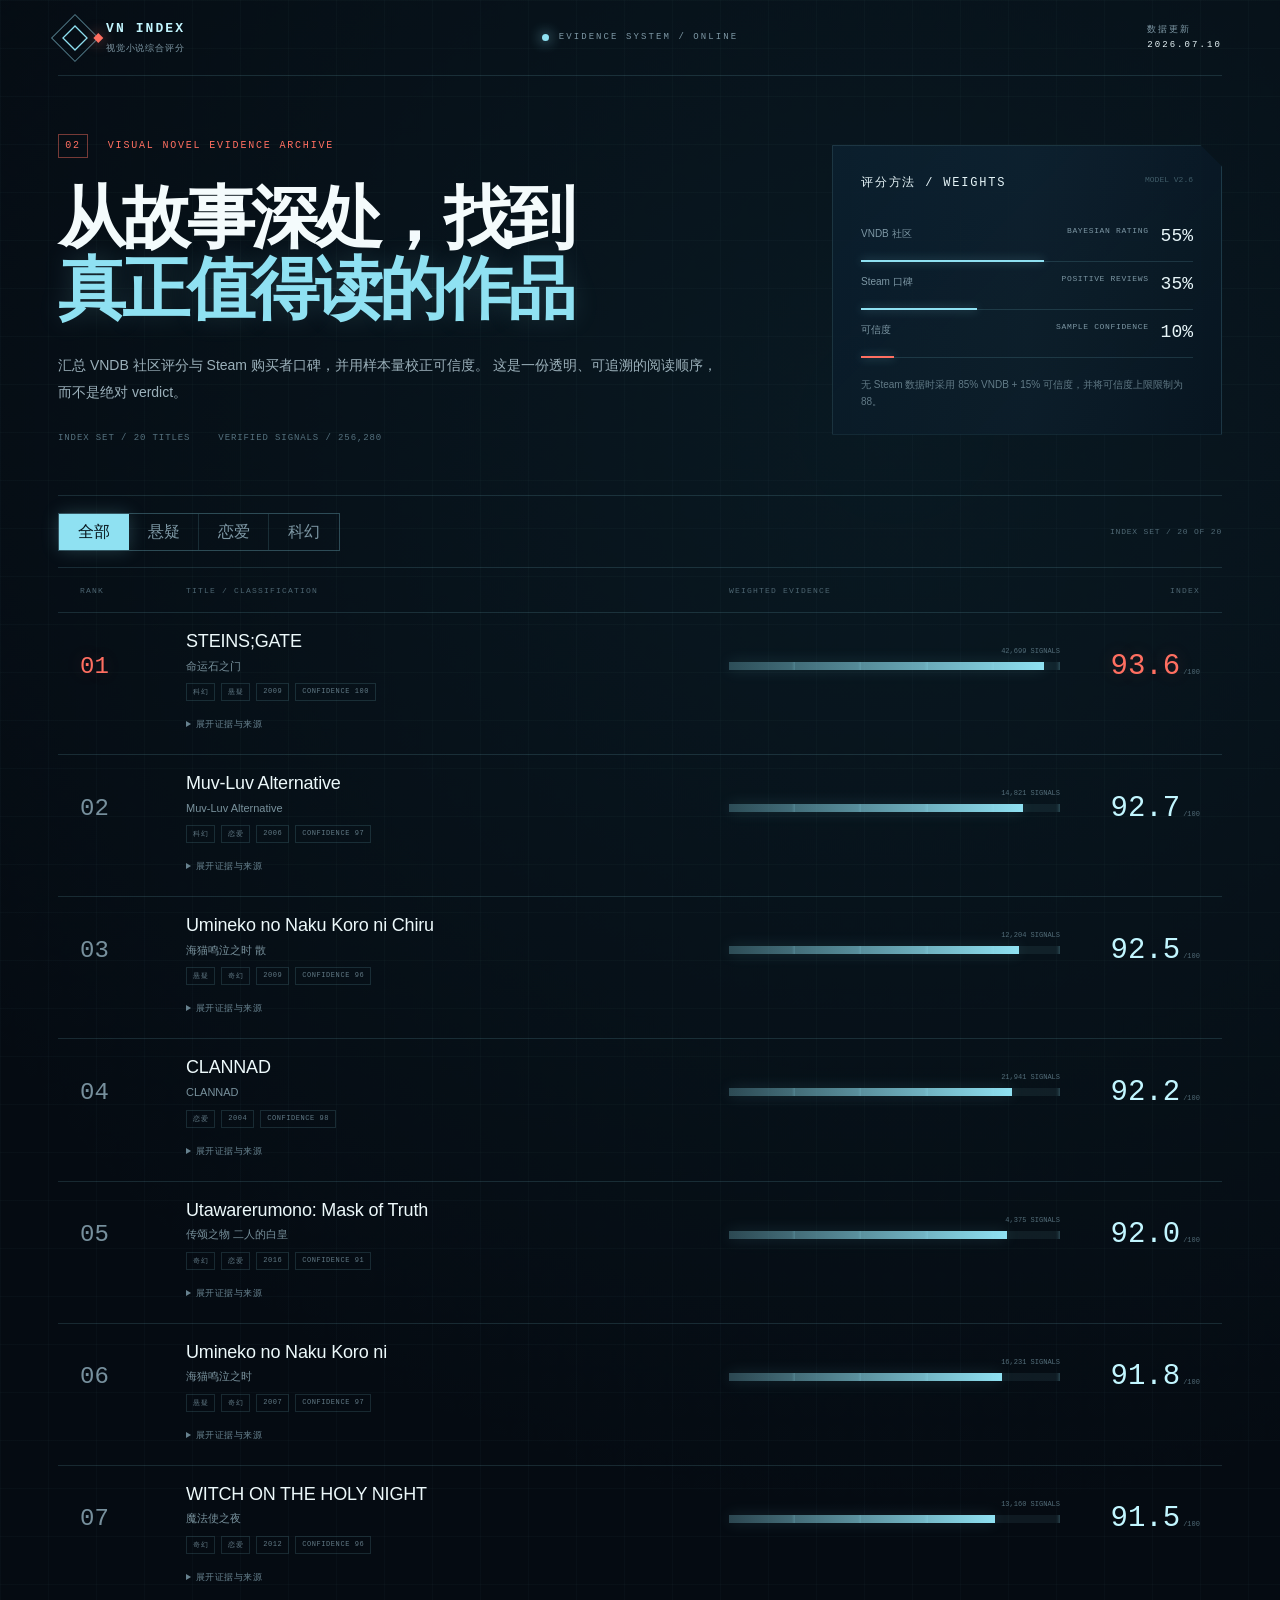
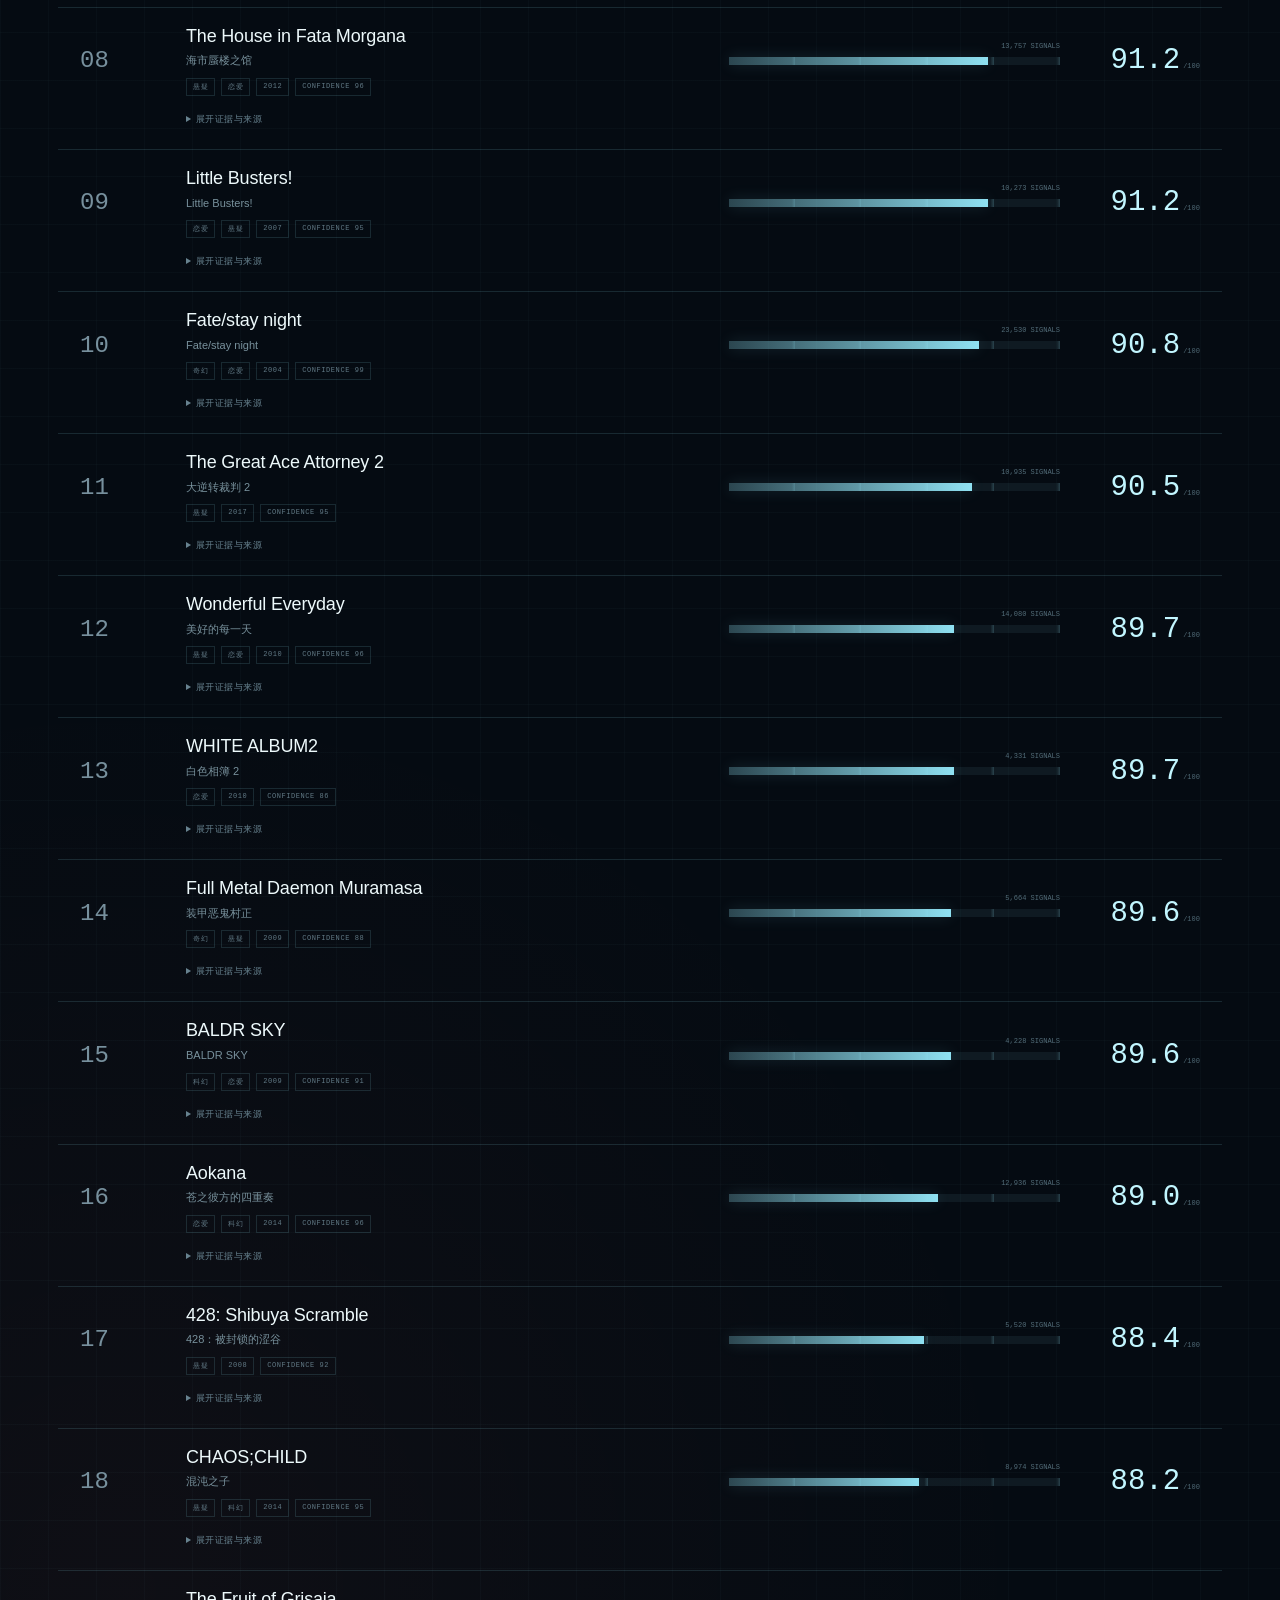
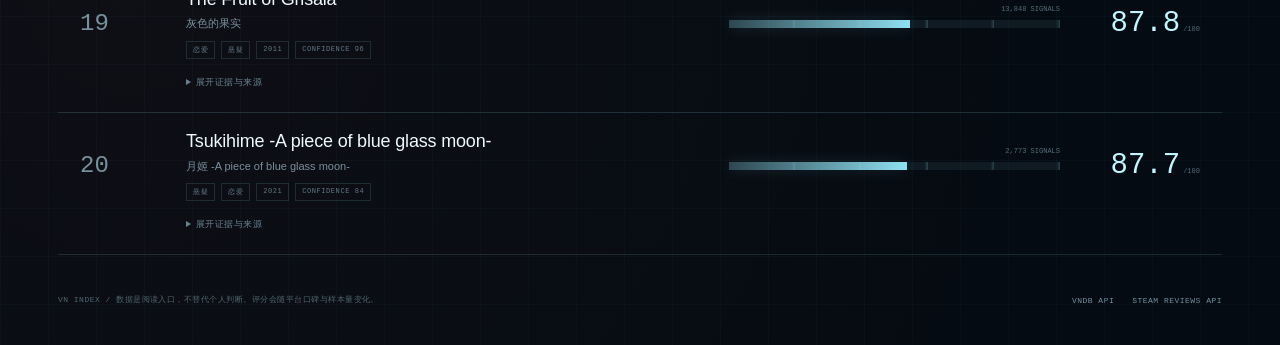
<file: index.html>
<!DOCTYPE html><html lang="zh-CN"><head><meta charSet="utf-8"/><meta name="viewport" content="width=device-width, initial-scale=1"/><style>/*! tailwindcss v4.2.1 | MIT License | https://tailwindcss.com */
@layer properties{@supports (((-webkit-hyphens:none)) and (not (margin-trim:inline))) or ((-moz-orient:inline) and (not (color:rgb(from red r g b)))){*,:before,:after,::backdrop{--tw-blur:initial;--tw-brightness:initial;--tw-contrast:initial;--tw-grayscale:initial;--tw-hue-rotate:initial;--tw-invert:initial;--tw-opacity:initial;--tw-saturate:initial;--tw-sepia:initial;--tw-drop-shadow:initial;--tw-drop-shadow-color:initial;--tw-drop-shadow-alpha:100%;--tw-drop-shadow-size:initial}}}@layer theme{:root,:host{--font-sans:ui-sans-serif, system-ui, sans-serif, "Apple Color Emoji", "Segoe UI Emoji", "Segoe UI Symbol", "Noto Color Emoji";--font-mono:ui-monospace, SFMono-Regular, Menlo, Monaco, Consolas, "Liberation Mono", "Courier New", monospace;--spacing:.25rem;--default-font-family:var(--font-sans);--default-mono-font-family:var(--font-mono)}}@layer base{*,:after,:before,::backdrop{box-sizing:border-box;border:0 solid;margin:0;padding:0}::file-selector-button{box-sizing:border-box;border:0 solid;margin:0;padding:0}html,:host{-webkit-text-size-adjust:100%;tab-size:4;line-height:1.5;font-family:var(--default-font-family,ui-sans-serif, system-ui, sans-serif, "Apple Color Emoji", "Segoe UI Emoji", "Segoe UI Symbol", "Noto Color Emoji");font-feature-settings:var(--default-font-feature-settings,normal);font-variation-settings:var(--default-font-variation-settings,normal);-webkit-tap-highlight-color:transparent}hr{height:0;color:inherit;border-top-width:1px}abbr:where([title]){-webkit-text-decoration:underline dotted;text-decoration:underline dotted}h1,h2,h3,h4,h5,h6{font-size:inherit;font-weight:inherit}a{color:inherit;-webkit-text-decoration:inherit;-webkit-text-decoration:inherit;-webkit-text-decoration:inherit;-webkit-text-decoration:inherit;text-decoration:inherit}b,strong{font-weight:bolder}code,kbd,samp,pre{font-family:var(--default-mono-font-family,ui-monospace, SFMono-Regular, Menlo, Monaco, Consolas, "Liberation Mono", "Courier New", monospace);font-feature-settings:var(--default-mono-font-feature-settings,normal);font-variation-settings:var(--default-mono-font-variation-settings,normal);font-size:1em}small{font-size:80%}sub,sup{vertical-align:baseline;font-size:75%;line-height:0;position:relative}sub{bottom:-.25em}sup{top:-.5em}table{text-indent:0;border-color:inherit;border-collapse:collapse}:-moz-focusring{outline:auto}progress{vertical-align:baseline}summary{display:list-item}ol,ul,menu{list-style:none}img,svg,video,canvas,audio,iframe,embed,object{vertical-align:middle;display:block}img,video{max-width:100%;height:auto}button,input,select,optgroup,textarea{font:inherit;font-feature-settings:inherit;font-variation-settings:inherit;letter-spacing:inherit;color:inherit;opacity:1;background-color:#0000;border-radius:0}::file-selector-button{font:inherit;font-feature-settings:inherit;font-variation-settings:inherit;letter-spacing:inherit;color:inherit;opacity:1;background-color:#0000;border-radius:0}:where(select:is([multiple],[size])) optgroup{font-weight:bolder}:where(select:is([multiple],[size])) optgroup option{padding-inline-start:20px}::file-selector-button{margin-inline-end:4px}::placeholder{opacity:1}@supports (not ((-webkit-appearance:-apple-pay-button))) or (contain-intrinsic-size:1px){::placeholder{color:currentColor}@supports (color:color-mix(in lab, red, red)){::placeholder{color:color-mix(in oklab, currentcolor 50%, transparent)}}}textarea{resize:vertical}::-webkit-search-decoration{-webkit-appearance:none}::-webkit-date-and-time-value{min-height:1lh;text-align:inherit}::-webkit-datetime-edit{display:inline-flex}::-webkit-datetime-edit-fields-wrapper{padding:0}::-webkit-datetime-edit{padding-block:0}::-webkit-datetime-edit-year-field{padding-block:0}::-webkit-datetime-edit-month-field{padding-block:0}::-webkit-datetime-edit-day-field{padding-block:0}::-webkit-datetime-edit-hour-field{padding-block:0}::-webkit-datetime-edit-minute-field{padding-block:0}::-webkit-datetime-edit-second-field{padding-block:0}::-webkit-datetime-edit-millisecond-field{padding-block:0}::-webkit-datetime-edit-meridiem-field{padding-block:0}::-webkit-calendar-picker-indicator{line-height:1}:-moz-ui-invalid{box-shadow:none}button,input:where([type=button],[type=reset],[type=submit]){appearance:button}::file-selector-button{appearance:button}::-webkit-inner-spin-button{height:auto}::-webkit-outer-spin-button{height:auto}[hidden]:where(:not([hidden=until-found])){display:none!important}}@layer components;@layer utilities{.relative{position:relative}.start{inset-inline-start:var(--spacing)}.table{display:table}.filter{filter:var(--tw-blur,) var(--tw-brightness,) var(--tw-contrast,) var(--tw-grayscale,) var(--tw-hue-rotate,) var(--tw-invert,) var(--tw-saturate,) var(--tw-sepia,) var(--tw-drop-shadow,)}}:root{--night:#050b12;--night-soft:#07131f;--panel:#0b1b29;--cyan:#8fe1f2;--cyan-bright:#c2f6ff;--cyan-dim:#4f7886;--coral:#ff6f61;--ink:#e7f5f8;--muted:#7d97a4;--line:#8fe1f224;--line-strong:#8fe1f247}*{box-sizing:border-box}html{scroll-behavior:smooth;background:var(--night)}body{color:var(--ink);background-color:var(--night);-webkit-font-smoothing:antialiased;background-image:linear-gradient(#8fe1f206 1px,#0000 1px),linear-gradient(90deg,#8fe1f206 1px,#0000 1px),radial-gradient(circle at 70% 12%,#2889a31c,#0000 34%),radial-gradient(circle at 10% 90%,#ff6f610a,#0000 27%);background-size:48px 48px,48px 48px,auto,auto;margin:0;font-family:Arial Narrow,Roboto Condensed,Microsoft YaHei UI,PingFang SC,sans-serif}button,summary,a{-webkit-tap-highlight-color:transparent}a{color:inherit}button{font:inherit}.site-shell{width:min(100%,1720px);min-height:100vh;margin:0 auto;padding:0 58px}.topbar{border-bottom:1px solid var(--line);letter-spacing:.13em;grid-template-columns:1fr auto 1fr;align-items:center;gap:24px;min-height:76px;font-family:IBM Plex Mono,SFMono-Regular,Consolas,monospace;display:grid}.brand{align-items:center;gap:14px;width:max-content;text-decoration:none;display:inline-flex}.brand-mark{border:1px solid var(--cyan-dim);width:34px;height:34px;position:relative;transform:rotate(45deg)}.brand-mark:before,.brand-mark span{content:"";border:1px solid var(--cyan);position:absolute;inset:7px}.brand-mark:after{content:"";background:var(--coral);width:7px;height:7px;position:absolute;top:-4px;right:-4px;box-shadow:0 0 14px #ff6f61b8}.brand strong,.brand small{display:block}.brand strong{color:var(--cyan-bright);font-size:13px}.brand small,.updated,.system-status{color:var(--muted);font-size:9px}.brand small{letter-spacing:.09em;margin-top:5px}.system-status{align-items:center;gap:10px;display:flex}.status-dot{background:var(--cyan);width:7px;height:7px;box-shadow:0 0 13px var(--cyan);border-radius:50%;animation:2.2s ease-in-out infinite signal}.updated{justify-self:end;margin:0;line-height:1.6}.updated time{color:var(--ink);display:block}.hero{border-bottom:1px solid var(--line);grid-template-columns:minmax(0,1.35fr) minmax(390px,.65fr);align-items:center;gap:clamp(48px,8vw,130px);padding:58px 0 50px;display:grid}.hero-copy{min-width:0}.eyebrow{color:var(--coral);letter-spacing:.18em;margin:0 0 24px;font:10px/1.4 IBM Plex Mono,SFMono-Regular,Consolas,monospace}.eyebrow span{border:1px solid #ff6f6173;place-items:center;width:30px;height:24px;margin-right:12px;display:inline-grid}h1{color:#f4fbfc;letter-spacing:-.055em;max-width:900px;margin:0;font-size:clamp(48px,5.3vw,82px);font-weight:800;line-height:1.05}h1 em{color:var(--cyan);text-shadow:0 0 26px #8fe1f229;font-style:normal}.hero-intro{color:#9bb0ba;max-width:730px;margin:28px 0 0;font-size:14px;line-height:1.9}.signal-readout{color:#55717e;letter-spacing:.1em;gap:28px;margin-top:26px;font:9px/1.5 IBM Plex Mono,SFMono-Regular,Consolas,monospace;display:flex}.method-card{border:1px solid var(--line);clip-path:polygon(0 0,calc(100% - 22px) 0,100% 22px,100% 100%,0 100%);background:linear-gradient(135deg,#0b1f2ef5,#071520e6);padding:28px 28px 24px;position:relative;box-shadow:0 24px 70px #0000003d}.method-card:before{content:"";pointer-events:none;background:linear-gradient(90deg,#0000,#8fe1f206,#0000);position:absolute;inset:0}.method-heading{justify-content:space-between;gap:20px;margin-bottom:22px;font-family:IBM Plex Mono,SFMono-Regular,Consolas,monospace;display:flex}.method-heading h2{letter-spacing:.15em;margin:0;font-size:12px}.method-heading span{color:#3f5b67;font-size:8px}.weight-row{border-bottom:1px solid var(--line);grid-template-columns:1fr auto;gap:12px;padding:12px 0 15px;display:grid;position:relative}.weight-row div{justify-content:space-between;gap:16px;display:flex}.weight-row span,.weight-row small{color:var(--muted);font-size:10px}.weight-row small{letter-spacing:.08em;font:8px IBM Plex Mono,SFMono-Regular,Consolas,monospace}.weight-row strong{font:18px IBM Plex Mono,SFMono-Regular,Consolas,monospace}.weight-row i{background:var(--cyan);height:2px;position:absolute;bottom:-1px;left:0;box-shadow:0 0 10px #8fe1f273}.weight-row.coral i{background:var(--coral)}.method-card>p{color:#617985;margin:18px 0 0;font-size:10px;line-height:1.7}.rank-toolbar{border-bottom:1px solid var(--line);justify-content:space-between;align-items:center;gap:24px;min-height:72px;display:flex}.rank-toolbar>p{color:#506975;letter-spacing:.1em;margin:0;font:8px IBM Plex Mono,SFMono-Regular,Consolas,monospace}.filters{border:1px solid var(--line-strong);display:inline-flex}.filters button{min-width:70px;min-height:36px;color:var(--muted);border:0;border-right:1px solid var(--line);cursor:pointer;background:0 0;padding:0 17px;transition:color .16s,background .16s,box-shadow .16s}.filters button:last-child{border-right:0}.filters button:hover{color:var(--cyan-bright);background:#8fe1f20d}.filters button[aria-pressed=true]{color:#06131a;background:var(--cyan);box-shadow:0 0 18px #8fe1f238}.rank-header,.rank-item article{grid-template-columns:78px minmax(260px,1.4fr) minmax(260px,.9fr) 112px;align-items:center;gap:28px;display:grid}.rank-header{color:#4d6571;border-bottom:1px solid var(--line);letter-spacing:.15em;min-height:45px;padding:0 22px;font:8px IBM Plex Mono,SFMono-Regular,Consolas,monospace}.rank-header span:last-child{text-align:right}.rank-list{margin:0;padding:0;list-style:none}.rank-item{border-bottom:1px solid var(--line);transition:background .18s;position:relative}.rank-item:before{content:"";background:var(--cyan);width:2px;box-shadow:0 0 14px var(--cyan);opacity:0;transition:opacity .18s,transform .18s;position:absolute;top:0;bottom:0;left:0;transform:scaleY(.2)}.rank-item:hover,.rank-item:focus-within{background:linear-gradient(90deg,#8fe1f20e,#0000 74%)}.rank-item:hover:before,.rank-item:focus-within:before{opacity:1;transform:scaleY(1)}.rank-item article{min-height:100px;padding:18px 22px}.rank-number{color:#77909d;font:24px IBM Plex Mono,SFMono-Regular,Consolas,monospace}.rank-item:first-child .rank-number,.rank-item:first-child .index-score strong{color:var(--coral);text-shadow:0 0 18px #ff6f612e}.work-main h3{color:#edf9fb;letter-spacing:-.01em;margin:0;font-size:18px;line-height:1.2}.work-zh{color:#78919c;margin:5px 0 0;font-size:11px}.tags{flex-wrap:wrap;gap:6px;margin-top:9px;display:flex}.tags span{color:#617985;border:1px solid var(--line);letter-spacing:.08em;padding:3px 6px;font:7px IBM Plex Mono,SFMono-Regular,Consolas,monospace}.evidence-bar{background:#8fe1f212 repeating-linear-gradient(90deg,#0000 0 19%,#8fe1f233 20%);height:8px;position:relative}.evidence-bar>span{background:linear-gradient(90deg, #8fe1f238, var(--cyan));height:100%;transition:width .42s cubic-bezier(.2,.7,.2,1);display:block;box-shadow:0 0 15px #8fe1f224}.evidence-bar small{color:#536d79;font:7px IBM Plex Mono,SFMono-Regular,Consolas,monospace;position:absolute;bottom:15px;right:0}.index-score{white-space:nowrap;justify-self:end}.index-score strong{color:var(--cyan-bright);font:29px IBM Plex Mono,SFMono-Regular,Consolas,monospace}.index-score span{color:#4f6874;margin-left:3px;font:7px IBM Plex Mono,SFMono-Regular,Consolas,monospace}.evidence-details{margin:-8px 22px 16px 128px}.evidence-details summary{color:#67828f;cursor:pointer;letter-spacing:.06em;width:max-content;padding:7px 0;font:9px IBM Plex Mono,SFMono-Regular,Consolas,monospace}.evidence-details[open] summary{color:var(--cyan)}.evidence-grid{border-top:1px dashed var(--line-strong);grid-template-columns:minmax(220px,1.1fr) minmax(360px,1fr) auto;align-items:start;gap:28px;padding:20px 0 8px;display:grid}.evidence-grid>p{color:#9ab0ba;margin:0;font-size:12px;line-height:1.75}.evidence-grid dl{grid-template-columns:repeat(3,1fr);gap:16px;margin:0;display:grid}.evidence-grid dl div{min-width:0}.evidence-grid dt{color:#526c78;letter-spacing:.1em;font:7px IBM Plex Mono,SFMono-Regular,Consolas,monospace}.evidence-grid dd{color:var(--cyan-bright);margin:6px 0 0;font-size:11px}.source-links{gap:9px;display:grid}.source-links a,footer a{color:#72919f;letter-spacing:.06em;font:8px IBM Plex Mono,SFMono-Regular,Consolas,monospace;text-decoration:none}.source-links a:hover,footer a:hover{color:var(--cyan-bright)}footer{color:#4e6570;letter-spacing:.06em;justify-content:space-between;align-items:center;gap:24px;min-height:90px;font:8px/1.6 IBM Plex Mono,SFMono-Regular,Consolas,monospace;display:flex}footer p{margin:0}footer div{gap:18px;display:flex}button:focus-visible,summary:focus-visible,a:focus-visible{outline:2px solid var(--cyan-bright);outline-offset:4px}@keyframes signal{0%,to{opacity:.55}50%{opacity:1}}@media (width<=1080px){.site-shell{padding:0 28px}.hero{grid-template-columns:1fr;gap:34px}.method-card{max-width:680px}.rank-header,.rank-item article{grid-template-columns:62px minmax(220px,1.25fr) minmax(190px,.75fr) 98px;gap:20px}.evidence-grid{grid-template-columns:1fr 1fr}.source-links{grid-column:1/-1;grid-template-columns:repeat(2,max-content)}}@media (width<=760px){.site-shell{padding:0 18px}.topbar{grid-template-columns:1fr auto}.system-status{display:none}.hero{padding:42px 0 34px}h1{font-size:clamp(40px,12vw,62px)}.hero-intro{font-size:13px}.signal-readout{flex-direction:column;gap:6px}.rank-toolbar{flex-direction:column;align-items:flex-start;padding:18px 0}.filters{width:100%}.filters button{flex:1;min-width:0;padding:0 8px}.rank-header{display:none}.rank-item article{grid-template-columns:46px 1fr auto;gap:14px;min-height:110px;padding:18px 8px}.rank-number{font-size:19px}.work-main h3{font-size:15px}.evidence-bar{grid-area:2/2/auto/-1;width:100%}.index-score{grid-area:1/3}.index-score strong{font-size:23px}.evidence-details{margin:-4px 8px 14px 68px}.evidence-grid{grid-template-columns:1fr;gap:18px}.evidence-grid dl{grid-template-columns:1fr}.source-links{grid-column:auto;grid-template-columns:1fr}footer{flex-direction:column;align-items:flex-start;padding:26px 0}}@media (prefers-reduced-motion:reduce){html{scroll-behavior:auto}*,:before,:after{transition-duration:.01ms!important;animation-duration:.01ms!important;animation-iteration-count:1!important}}@property --tw-blur{syntax:"*";inherits:false}@property --tw-brightness{syntax:"*";inherits:false}@property --tw-contrast{syntax:"*";inherits:false}@property --tw-grayscale{syntax:"*";inherits:false}@property --tw-hue-rotate{syntax:"*";inherits:false}@property --tw-invert{syntax:"*";inherits:false}@property --tw-opacity{syntax:"*";inherits:false}@property --tw-saturate{syntax:"*";inherits:false}@property --tw-sepia{syntax:"*";inherits:false}@property --tw-drop-shadow{syntax:"*";inherits:false}@property --tw-drop-shadow-color{syntax:"*";inherits:false}@property --tw-drop-shadow-alpha{syntax:"<percentage>";inherits:false;initial-value:100%}@property --tw-drop-shadow-size{syntax:"*";inherits:false}
</style><title>VN INDEX｜视觉小说综合评分</title><meta name="description" content="综合 VNDB 社区评分、Steam 玩家口碑与样本可信度的视觉小说 Top 20。"/><meta property="og:title" content="VN INDEX｜视觉小说综合评分"/><meta property="og:description" content="从故事深处，找到真正值得读的作品。"/><meta property="og:type" content="website"/><meta name="twitter:card" content="summary_large_image"/><meta name="twitter:title" content="VN INDEX｜视觉小说综合评分"/><meta name="twitter:description" content="从故事深处，找到真正值得读的作品。"/>
</head><body><main class="site-shell"><header class="topbar"><a class="brand" href="#top" aria-label="VN INDEX 首页"><span class="brand-mark" aria-hidden="true"><span></span></span><span><strong>VN INDEX</strong><small>视觉小说综合评分</small></span></a><div class="system-status" aria-label="数据状态：在线"><span class="status-dot"></span>EVIDENCE SYSTEM / ONLINE</div><p class="updated">数据更新<time dateTime="2026-07-10">2026.07.10</time></p></header><section class="hero" id="top"><div class="hero-copy"><p class="eyebrow"><span>02</span> VISUAL NOVEL EVIDENCE ARCHIVE</p><h1>从故事深处，找到<br/><em>真正值得读的作品</em></h1><p class="hero-intro">汇总 VNDB 社区评分与 Steam 购买者口碑，并用样本量校正可信度。 这是一份透明、可追溯的阅读顺序，而不是绝对 verdict。</p><div class="signal-readout" aria-label="数据集摘要"><span>INDEX SET / <!-- -->20<!-- --> TITLES</span><span>VERIFIED SIGNALS / <!-- -->256,280</span></div></div><aside class="method-card" aria-labelledby="method-title"><div class="method-heading"><h2 id="method-title">评分方法 / WEIGHTS</h2><span>MODEL V2.6</span></div><div class="weight-row"><div><span>VNDB 社区</span><small>BAYESIAN RATING</small></div><strong>55%</strong><i style="width:55%"></i></div><div class="weight-row"><div><span>Steam 口碑</span><small>POSITIVE REVIEWS</small></div><strong>35%</strong><i style="width:35%"></i></div><div class="weight-row coral"><div><span>可信度</span><small>SAMPLE CONFIDENCE</small></div><strong>10%</strong><i style="width:10%"></i></div><p>无 Steam 数据时采用 85% VNDB + 15% 可信度，并将可信度上限限制为 88。</p></aside></section><section class="ranking" aria-labelledby="ranking-title"><div class="rank-toolbar"><nav class="filters" aria-label="按题材筛选"><button type="button" aria-pressed="true">全部</button><button type="button" aria-pressed="false">悬疑</button><button type="button" aria-pressed="false">恋爱</button><button type="button" aria-pressed="false">科幻</button></nav><p aria-live="polite">INDEX SET / <!-- -->20<!-- --> OF <!-- -->20</p></div><div class="rank-header" aria-hidden="true"><span>RANK</span><span id="ranking-title">TITLE / CLASSIFICATION</span><span>WEIGHTED EVIDENCE</span><span>INDEX</span></div><ol class="rank-list"><li class="rank-item"><article><div class="rank-number">01</div><div class="work-main"><h3>STEINS;GATE</h3><p class="work-zh">命运石之门</p><div class="tags"><span>科幻</span><span>悬疑</span><span>2009</span><span>CONFIDENCE <!-- -->100</span></div></div><div class="evidence-bar" aria-label="综合指数 93.6"><span style="width:95.19999999999996%"></span><small>42,699<!-- --> SIGNALS</small></div><div class="index-score"><strong>93.6</strong><span>/100</span></div></article><details class="evidence-details"><summary>展开证据与来源</summary><div class="evidence-grid"><p>时间旅行、因果链与人物弧线形成罕见的高密度闭环。</p><dl><div><dt>VNDB</dt><dd>90.2<!-- --> · <!-- -->16,434<!-- --> 票</dd></div><div><dt>STEAM</dt><dd>97.1% · 26,265 评测</dd></div><div><dt>阅读长度</dt><dd>约 <!-- -->44<!-- --> 小时</dd></div></dl><div class="source-links"><a href="https://vndb.org/v2002" target="_blank" rel="noreferrer">VNDB 源数据 ↗</a><a href="https://store.steampowered.com/app/412830/" target="_blank" rel="noreferrer">Steam 页面 ↗</a></div></div></details></li><li class="rank-item"><article><div class="rank-number">02</div><div class="work-main"><h3>Muv-Luv Alternative</h3><p class="work-zh">Muv-Luv Alternative</p><div class="tags"><span>科幻</span><span>恋爱</span><span>2006</span><span>CONFIDENCE <!-- -->97</span></div></div><div class="evidence-bar" aria-label="综合指数 92.7"><span style="width:88.90000000000002%"></span><small>14,821<!-- --> SIGNALS</small></div><div class="index-score"><strong>92.7</strong><span>/100</span></div></article><details class="evidence-details"><summary>展开证据与来源</summary><div class="evidence-grid"><p>以宏大战争叙事承接前作伏线，把个人选择推向文明尺度。</p><dl><div><dt>VNDB</dt><dd>89.9<!-- --> · <!-- -->11,115<!-- --> 票</dd></div><div><dt>STEAM</dt><dd>96.0% · 3,706 评测</dd></div><div><dt>阅读长度</dt><dd>约 <!-- -->55<!-- --> 小时</dd></div></dl><div class="source-links"><a href="https://vndb.org/v92" target="_blank" rel="noreferrer">VNDB 源数据 ↗</a><a href="https://store.steampowered.com/app/802890/" target="_blank" rel="noreferrer">Steam 页面 ↗</a></div></div></details></li><li class="rank-item"><article><div class="rank-number">03</div><div class="work-main"><h3>Umineko no Naku Koro ni Chiru</h3><p class="work-zh">海猫鸣泣之时 散</p><div class="tags"><span>悬疑</span><span>奇幻</span><span>2009</span><span>CONFIDENCE <!-- -->96</span></div></div><div class="evidence-bar" aria-label="综合指数 92.5"><span style="width:87.5%"></span><small>12,204<!-- --> SIGNALS</small></div><div class="index-score"><strong>92.5</strong><span>/100</span></div></article><details class="evidence-details"><summary>展开证据与来源</summary><div class="evidence-grid"><p>答案篇将推理、元叙事与情感真相层层对照。</p><dl><div><dt>VNDB</dt><dd>90.0<!-- --> · <!-- -->10,683<!-- --> 票</dd></div><div><dt>STEAM</dt><dd>95.5% · 1,521 评测</dd></div><div><dt>阅读长度</dt><dd>约 <!-- -->71<!-- --> 小时</dd></div></dl><div class="source-links"><a href="https://vndb.org/v2153" target="_blank" rel="noreferrer">VNDB 源数据 ↗</a><a href="https://store.steampowered.com/app/639490/" target="_blank" rel="noreferrer">Steam 页面 ↗</a></div></div></details></li><li class="rank-item"><article><div class="rank-number">04</div><div class="work-main"><h3>CLANNAD</h3><p class="work-zh">CLANNAD</p><div class="tags"><span>恋爱</span><span>2004</span><span>CONFIDENCE <!-- -->98</span></div></div><div class="evidence-bar" aria-label="综合指数 92.2"><span style="width:85.40000000000002%"></span><small>21,941<!-- --> SIGNALS</small></div><div class="index-score"><strong>92.2</strong><span>/100</span></div></article><details class="evidence-details"><summary>展开证据与来源</summary><div class="evidence-grid"><p>从校园日常走向家庭叙事，长期玩家口碑极其稳定。</p><dl><div><dt>VNDB</dt><dd>87.2<!-- --> · <!-- -->11,194<!-- --> 票</dd></div><div><dt>STEAM</dt><dd>98.4% · 10,747 评测</dd></div><div><dt>阅读长度</dt><dd>约 <!-- -->78<!-- --> 小时</dd></div></dl><div class="source-links"><a href="https://vndb.org/v4" target="_blank" rel="noreferrer">VNDB 源数据 ↗</a><a href="https://store.steampowered.com/app/324160/" target="_blank" rel="noreferrer">Steam 页面 ↗</a></div></div></details></li><li class="rank-item"><article><div class="rank-number">05</div><div class="work-main"><h3>Utawarerumono: Mask of Truth</h3><p class="work-zh">传颂之物 二人的白皇</p><div class="tags"><span>奇幻</span><span>恋爱</span><span>2016</span><span>CONFIDENCE <!-- -->91</span></div></div><div class="evidence-bar" aria-label="综合指数 92"><span style="width:84%"></span><small>4,375<!-- --> SIGNALS</small></div><div class="index-score"><strong>92.0</strong><span>/100</span></div></article><details class="evidence-details"><summary>展开证据与来源</summary><div class="evidence-grid"><p>长篇三部曲的收束，以战争、身份和牺牲完成情绪兑现。</p><dl><div><dt>VNDB</dt><dd>89.4<!-- --> · <!-- -->2,878<!-- --> 票</dd></div><div><dt>STEAM</dt><dd>96.4% · 1,497 评测</dd></div><div><dt>阅读长度</dt><dd>约 <!-- -->54<!-- --> 小时</dd></div></dl><div class="source-links"><a href="https://vndb.org/v18717" target="_blank" rel="noreferrer">VNDB 源数据 ↗</a><a href="https://store.steampowered.com/app/1151440/" target="_blank" rel="noreferrer">Steam 页面 ↗</a></div></div></details></li><li class="rank-item"><article><div class="rank-number">06</div><div class="work-main"><h3>Umineko no Naku Koro ni</h3><p class="work-zh">海猫鸣泣之时</p><div class="tags"><span>悬疑</span><span>奇幻</span><span>2007</span><span>CONFIDENCE <!-- -->97</span></div></div><div class="evidence-bar" aria-label="综合指数 91.8"><span style="width:82.59999999999998%"></span><small>16,231<!-- --> SIGNALS</small></div><div class="index-score"><strong>91.8</strong><span>/100</span></div></article><details class="evidence-details"><summary>展开证据与来源</summary><div class="evidence-grid"><p>孤岛谜案只是入口，真正的战场在叙述规则与读者判断之间。</p><dl><div><dt>VNDB</dt><dd>88.7<!-- --> · <!-- -->13,473<!-- --> 票</dd></div><div><dt>STEAM</dt><dd>95.3% · 2,758 评测</dd></div><div><dt>阅读长度</dt><dd>约 <!-- -->76<!-- --> 小时</dd></div></dl><div class="source-links"><a href="https://vndb.org/v24" target="_blank" rel="noreferrer">VNDB 源数据 ↗</a><a href="https://store.steampowered.com/app/406550/" target="_blank" rel="noreferrer">Steam 页面 ↗</a></div></div></details></li><li class="rank-item"><article><div class="rank-number">07</div><div class="work-main"><h3>WITCH ON THE HOLY NIGHT</h3><p class="work-zh">魔法使之夜</p><div class="tags"><span>奇幻</span><span>恋爱</span><span>2012</span><span>CONFIDENCE <!-- -->96</span></div></div><div class="evidence-bar" aria-label="综合指数 91.5"><span style="width:80.5%"></span><small>13,160<!-- --> SIGNALS</small></div><div class="index-score"><strong>91.5</strong><span>/100</span></div></article><details class="evidence-details"><summary>展开证据与来源</summary><div class="evidence-grid"><p>极强的演出节奏和冬夜氛围，让线性叙事拥有电影般推进力。</p><dl><div><dt>VNDB</dt><dd>86.4<!-- --> · <!-- -->5,155<!-- --> 票</dd></div><div><dt>STEAM</dt><dd>98.3% · 8,005 评测</dd></div><div><dt>阅读长度</dt><dd>约 <!-- -->30<!-- --> 小时</dd></div></dl><div class="source-links"><a href="https://vndb.org/v777" target="_blank" rel="noreferrer">VNDB 源数据 ↗</a><a href="https://store.steampowered.com/app/2052410/" target="_blank" rel="noreferrer">Steam 页面 ↗</a></div></div></details></li><li class="rank-item"><article><div class="rank-number">08</div><div class="work-main"><h3>The House in Fata Morgana</h3><p class="work-zh">海市蜃楼之馆</p><div class="tags"><span>悬疑</span><span>恋爱</span><span>2012</span><span>CONFIDENCE <!-- -->96</span></div></div><div class="evidence-bar" aria-label="综合指数 91.2"><span style="width:78.40000000000002%"></span><small>13,757<!-- --> SIGNALS</small></div><div class="index-score"><strong>91.2</strong><span>/100</span></div></article><details class="evidence-details"><summary>展开证据与来源</summary><div class="evidence-grid"><p>跨越数百年的哥特悲剧，以身份、记忆与宽恕构成核心。</p><dl><div><dt>VNDB</dt><dd>88.0<!-- --> · <!-- -->7,331<!-- --> 票</dd></div><div><dt>STEAM</dt><dd>94.8% · 6,426 评测</dd></div><div><dt>阅读长度</dt><dd>约 <!-- -->35<!-- --> 小时</dd></div></dl><div class="source-links"><a href="https://vndb.org/v12402" target="_blank" rel="noreferrer">VNDB 源数据 ↗</a><a href="https://store.steampowered.com/app/303310/" target="_blank" rel="noreferrer">Steam 页面 ↗</a></div></div></details></li><li class="rank-item"><article><div class="rank-number">09</div><div class="work-main"><h3>Little Busters!</h3><p class="work-zh">Little Busters!</p><div class="tags"><span>恋爱</span><span>悬疑</span><span>2007</span><span>CONFIDENCE <!-- -->95</span></div></div><div class="evidence-bar" aria-label="综合指数 91.2"><span style="width:78.40000000000002%"></span><small>10,273<!-- --> SIGNALS</small></div><div class="index-score"><strong>91.2</strong><span>/100</span></div></article><details class="evidence-details"><summary>展开证据与来源</summary><div class="evidence-grid"><p>以社团喜剧积累关系，再用结构性反转重写友情的重量。</p><dl><div><dt>VNDB</dt><dd>86.3<!-- --> · <!-- -->9,107<!-- --> 票</dd></div><div><dt>STEAM</dt><dd>97.7% · 1,166 评测</dd></div><div><dt>阅读长度</dt><dd>约 <!-- -->84<!-- --> 小时</dd></div></dl><div class="source-links"><a href="https://vndb.org/v5" target="_blank" rel="noreferrer">VNDB 源数据 ↗</a><a href="https://store.steampowered.com/app/635940/" target="_blank" rel="noreferrer">Steam 页面 ↗</a></div></div></details></li><li class="rank-item"><article><div class="rank-number">10</div><div class="work-main"><h3>Fate/stay night</h3><p class="work-zh">Fate/stay night</p><div class="tags"><span>奇幻</span><span>恋爱</span><span>2004</span><span>CONFIDENCE <!-- -->99</span></div></div><div class="evidence-bar" aria-label="综合指数 90.8"><span style="width:75.59999999999998%"></span><small>23,530<!-- --> SIGNALS</small></div><div class="index-score"><strong>90.8</strong><span>/100</span></div></article><details class="evidence-details"><summary>展开证据与来源</summary><div class="evidence-grid"><p>三条路线从不同角度拆解理想、英雄主义与自我救赎。</p><dl><div><dt>VNDB</dt><dd>86.2<!-- --> · <!-- -->18,866<!-- --> 票</dd></div><div><dt>STEAM</dt><dd>95.8% · 4,664 评测</dd></div><div><dt>阅读长度</dt><dd>约 <!-- -->89<!-- --> 小时</dd></div></dl><div class="source-links"><a href="https://vndb.org/v11" target="_blank" rel="noreferrer">VNDB 源数据 ↗</a><a href="https://store.steampowered.com/app/2396980/" target="_blank" rel="noreferrer">Steam 页面 ↗</a></div></div></details></li><li class="rank-item"><article><div class="rank-number">11</div><div class="work-main"><h3>The Great Ace Attorney 2</h3><p class="work-zh">大逆转裁判 2</p><div class="tags"><span>悬疑</span><span>2017</span><span>CONFIDENCE <!-- -->95</span></div></div><div class="evidence-bar" aria-label="综合指数 90.5"><span style="width:73.5%"></span><small>10,935<!-- --> SIGNALS</small></div><div class="index-score"><strong>90.5</strong><span>/100</span></div></article><details class="evidence-details"><summary>展开证据与来源</summary><div class="evidence-grid"><p>将前作未解线索精准回收，法庭推理和角色群像同步到达高潮。</p><dl><div><dt>VNDB</dt><dd>87.3<!-- --> · <!-- -->1,621<!-- --> 票</dd></div><div><dt>STEAM</dt><dd>94.3% · 9,314 评测</dd></div><div><dt>阅读长度</dt><dd>约 <!-- -->40<!-- --> 小时</dd></div></dl><div class="source-links"><a href="https://vndb.org/v19987" target="_blank" rel="noreferrer">VNDB 源数据 ↗</a><a href="https://store.steampowered.com/app/1158850/" target="_blank" rel="noreferrer">Steam 页面 ↗</a></div></div></details></li><li class="rank-item"><article><div class="rank-number">12</div><div class="work-main"><h3>Wonderful Everyday</h3><p class="work-zh">美好的每一天</p><div class="tags"><span>悬疑</span><span>恋爱</span><span>2010</span><span>CONFIDENCE <!-- -->96</span></div></div><div class="evidence-bar" aria-label="综合指数 89.7"><span style="width:67.90000000000002%"></span><small>14,080<!-- --> SIGNALS</small></div><div class="index-score"><strong>89.7</strong><span>/100</span></div></article><details class="evidence-details"><summary>展开证据与来源</summary><div class="evidence-grid"><p>多视角重组同一事件，用哲学命题挑战读者对现实的把握。</p><dl><div><dt>VNDB</dt><dd>86.8<!-- --> · <!-- -->11,475<!-- --> 票</dd></div><div><dt>STEAM</dt><dd>92.5% · 2,605 评测</dd></div><div><dt>阅读长度</dt><dd>约 <!-- -->51<!-- --> 小时</dd></div></dl><div class="source-links"><a href="https://vndb.org/v3144" target="_blank" rel="noreferrer">VNDB 源数据 ↗</a><a href="https://store.steampowered.com/app/658620/" target="_blank" rel="noreferrer">Steam 页面 ↗</a></div></div></details></li><li class="rank-item"><article><div class="rank-number">13</div><div class="work-main"><h3>WHITE ALBUM2</h3><p class="work-zh">白色相簿 2</p><div class="tags"><span>恋爱</span><span>2010</span><span>CONFIDENCE <!-- -->86</span></div></div><div class="evidence-bar" aria-label="综合指数 89.7"><span style="width:67.90000000000002%"></span><small>4,331<!-- --> SIGNALS</small></div><div class="index-score"><strong>89.7</strong><span>/100</span></div></article><details class="evidence-details"><summary>展开证据与来源</summary><div class="evidence-grid"><p>高密度情感冲突与漫长时间跨度，让每次选择都留下后果。</p><dl><div><dt>VNDB</dt><dd>90.3<!-- --> · <!-- -->4,331<!-- --> 票</dd></div><div><dt>STEAM</dt><dd>无可比数据</dd></div><div><dt>阅读长度</dt><dd>约 <!-- -->80<!-- --> 小时</dd></div></dl><div class="source-links"><a href="https://vndb.org/v7771" target="_blank" rel="noreferrer">VNDB 源数据 ↗</a></div></div></details></li><li class="rank-item"><article><div class="rank-number">14</div><div class="work-main"><h3>Full Metal Daemon Muramasa</h3><p class="work-zh">装甲恶鬼村正</p><div class="tags"><span>奇幻</span><span>悬疑</span><span>2009</span><span>CONFIDENCE <!-- -->88</span></div></div><div class="evidence-bar" aria-label="综合指数 89.6"><span style="width:67.19999999999996%"></span><small>5,664<!-- --> SIGNALS</small></div><div class="index-score"><strong>89.6</strong><span>/100</span></div></article><details class="evidence-details"><summary>展开证据与来源</summary><div class="evidence-grid"><p>以反英雄叙事拆解正义的代价，风格尖锐而完整。</p><dl><div><dt>VNDB</dt><dd>89.9<!-- --> · <!-- -->5,664<!-- --> 票</dd></div><div><dt>STEAM</dt><dd>无可比数据</dd></div><div><dt>阅读长度</dt><dd>约 <!-- -->74<!-- --> 小时</dd></div></dl><div class="source-links"><a href="https://vndb.org/v2016" target="_blank" rel="noreferrer">VNDB 源数据 ↗</a></div></div></details></li><li class="rank-item"><article><div class="rank-number">15</div><div class="work-main"><h3>BALDR SKY</h3><p class="work-zh">BALDR SKY</p><div class="tags"><span>科幻</span><span>恋爱</span><span>2009</span><span>CONFIDENCE <!-- -->91</span></div></div><div class="evidence-bar" aria-label="综合指数 89.6"><span style="width:67.19999999999996%"></span><small>4,228<!-- --> SIGNALS</small></div><div class="index-score"><strong>89.6</strong><span>/100</span></div></article><details class="evidence-details"><summary>展开证据与来源</summary><div class="evidence-grid"><p>赛博世界、失忆谜团与动作系统共同推进六路线结构。</p><dl><div><dt>VNDB</dt><dd>86.6<!-- --> · <!-- -->2,640<!-- --> 票</dd></div><div><dt>STEAM</dt><dd>94.0% · 1,588 评测</dd></div><div><dt>阅读长度</dt><dd>约 <!-- -->59<!-- --> 小时</dd></div></dl><div class="source-links"><a href="https://vndb.org/v1913" target="_blank" rel="noreferrer">VNDB 源数据 ↗</a><a href="https://store.steampowered.com/app/741140/" target="_blank" rel="noreferrer">Steam 页面 ↗</a></div></div></details></li><li class="rank-item"><article><div class="rank-number">16</div><div class="work-main"><h3>Aokana</h3><p class="work-zh">苍之彼方的四重奏</p><div class="tags"><span>恋爱</span><span>科幻</span><span>2014</span><span>CONFIDENCE <!-- -->96</span></div></div><div class="evidence-bar" aria-label="综合指数 89"><span style="width:63%"></span><small>12,936<!-- --> SIGNALS</small></div><div class="index-score"><strong>89.0</strong><span>/100</span></div></article><details class="evidence-details"><summary>展开证据与来源</summary><div class="evidence-grid"><p>轻盈的空中竞技设定，支撑起热血成长与清爽恋爱路线。</p><dl><div><dt>VNDB</dt><dd>82.6<!-- --> · <!-- -->6,449<!-- --> 票</dd></div><div><dt>STEAM</dt><dd>97.1% · 6,487 评测</dd></div><div><dt>阅读长度</dt><dd>约 <!-- -->44<!-- --> 小时</dd></div></dl><div class="source-links"><a href="https://vndb.org/v12849" target="_blank" rel="noreferrer">VNDB 源数据 ↗</a><a href="https://store.steampowered.com/app/1044620/" target="_blank" rel="noreferrer">Steam 页面 ↗</a></div></div></details></li><li class="rank-item"><article><div class="rank-number">17</div><div class="work-main"><h3>428: Shibuya Scramble</h3><p class="work-zh">428：被封锁的涩谷</p><div class="tags"><span>悬疑</span><span>2008</span><span>CONFIDENCE <!-- -->92</span></div></div><div class="evidence-bar" aria-label="综合指数 88.4"><span style="width:58.80000000000004%"></span><small>5,520<!-- --> SIGNALS</small></div><div class="index-score"><strong>88.4</strong><span>/100</span></div></article><details class="evidence-details"><summary>展开证据与来源</summary><div class="evidence-grid"><p>真人影像与多主角时间表互相咬合，节奏精密而富有喜感。</p><dl><div><dt>VNDB</dt><dd>83.7<!-- --> · <!-- -->1,666<!-- --> 票</dd></div><div><dt>STEAM</dt><dd>94.7% · 3,854 评测</dd></div><div><dt>阅读长度</dt><dd>约 <!-- -->33<!-- --> 小时</dd></div></dl><div class="source-links"><a href="https://vndb.org/v1299" target="_blank" rel="noreferrer">VNDB 源数据 ↗</a><a href="https://store.steampowered.com/app/648580/" target="_blank" rel="noreferrer">Steam 页面 ↗</a></div></div></details></li><li class="rank-item"><article><div class="rank-number">18</div><div class="work-main"><h3>CHAOS;CHILD</h3><p class="work-zh">混沌之子</p><div class="tags"><span>悬疑</span><span>科幻</span><span>2014</span><span>CONFIDENCE <!-- -->95</span></div></div><div class="evidence-bar" aria-label="综合指数 88.2"><span style="width:57.40000000000002%"></span><small>8,974<!-- --> SIGNALS</small></div><div class="index-score"><strong>88.2</strong><span>/100</span></div></article><details class="evidence-details"><summary>展开证据与来源</summary><div class="evidence-grid"><p>都市连环事件背后，是对信息偏见与自我叙事的持续追问。</p><dl><div><dt>VNDB</dt><dd>83.6<!-- --> · <!-- -->4,994<!-- --> 票</dd></div><div><dt>STEAM</dt><dd>93.4% · 3,980 评测</dd></div><div><dt>阅读长度</dt><dd>约 <!-- -->56<!-- --> 小时</dd></div></dl><div class="source-links"><a href="https://vndb.org/v14018" target="_blank" rel="noreferrer">VNDB 源数据 ↗</a><a href="https://store.steampowered.com/app/970570/" target="_blank" rel="noreferrer">Steam 页面 ↗</a></div></div></details></li><li class="rank-item"><article><div class="rank-number">19</div><div class="work-main"><h3>The Fruit of Grisaia</h3><p class="work-zh">灰色的果实</p><div class="tags"><span>恋爱</span><span>悬疑</span><span>2011</span><span>CONFIDENCE <!-- -->96</span></div></div><div class="evidence-bar" aria-label="综合指数 87.8"><span style="width:54.59999999999998%"></span><small>13,848<!-- --> SIGNALS</small></div><div class="index-score"><strong>87.8</strong><span>/100</span></div></article><details class="evidence-details"><summary>展开证据与来源</summary><div class="evidence-grid"><p>日常喜剧与创伤叙事并置，角色路线拥有鲜明的独立质感。</p><dl><div><dt>VNDB</dt><dd>83.4<!-- --> · <!-- -->12,736<!-- --> 票</dd></div><div><dt>STEAM</dt><dd>92.5% · 1,112 评测</dd></div><div><dt>阅读长度</dt><dd>约 <!-- -->77<!-- --> 小时</dd></div></dl><div class="source-links"><a href="https://vndb.org/v5154" target="_blank" rel="noreferrer">VNDB 源数据 ↗</a><a href="https://store.steampowered.com/app/345610/" target="_blank" rel="noreferrer">Steam 页面 ↗</a></div></div></details></li><li class="rank-item"><article><div class="rank-number">20</div><div class="work-main"><h3>Tsukihime -A piece of blue glass moon-</h3><p class="work-zh">月姬 -A piece of blue glass moon-</p><div class="tags"><span>悬疑</span><span>恋爱</span><span>2021</span><span>CONFIDENCE <!-- -->84</span></div></div><div class="evidence-bar" aria-label="综合指数 87.7"><span style="width:53.90000000000002%"></span><small>2,773<!-- --> SIGNALS</small></div><div class="index-score"><strong>87.7</strong><span>/100</span></div></article><details class="evidence-details"><summary>展开证据与来源</summary><div class="evidence-grid"><p>现代化演出重构经典吸血鬼故事，单源数据使指数更保守。</p><dl><div><dt>VNDB</dt><dd>88.3<!-- --> · <!-- -->2,773<!-- --> 票</dd></div><div><dt>STEAM</dt><dd>无可比数据</dd></div><div><dt>阅读长度</dt><dd>约 <!-- -->60<!-- --> 小时</dd></div></dl><div class="source-links"><a href="https://vndb.org/v17909" target="_blank" rel="noreferrer">VNDB 源数据 ↗</a></div></div></details></li></ol></section><footer><p>VN INDEX / 数据是阅读入口，不替代个人判断。评分会随平台口碑与样本量变化。</p><div><a href="https://api.vndb.org/kana" target="_blank" rel="noreferrer">VNDB API</a><a href="https://partner.steamgames.com/doc/store/getreviews" target="_blank" rel="noreferrer">STEAM REVIEWS API</a></div></footer></main><script>
const filterButtons = [...document.querySelectorAll('.filters button')];
const rankingRows = [...document.querySelectorAll('.rank-item')];
const counter = document.querySelector('.rank-toolbar > p');
filterButtons.forEach((button) => {
  button.addEventListener('click', () => {
    filterButtons.forEach((item) => item.setAttribute('aria-pressed', 'false'));
    button.setAttribute('aria-pressed', 'true');
    const genre = button.textContent.trim();
    let visible = 0;
    rankingRows.forEach((row) => {
      const tags = [...row.querySelectorAll('.tags span')].map((tag) => tag.textContent.trim());
      const show = genre === '全部' || tags.includes(genre);
      row.hidden = !show;
      if (show) visible += 1;
    });
    counter.textContent = 'INDEX SET / ' + visible + ' OF ' + rankingRows.length;
  });
});
</script></body></html>
</file>
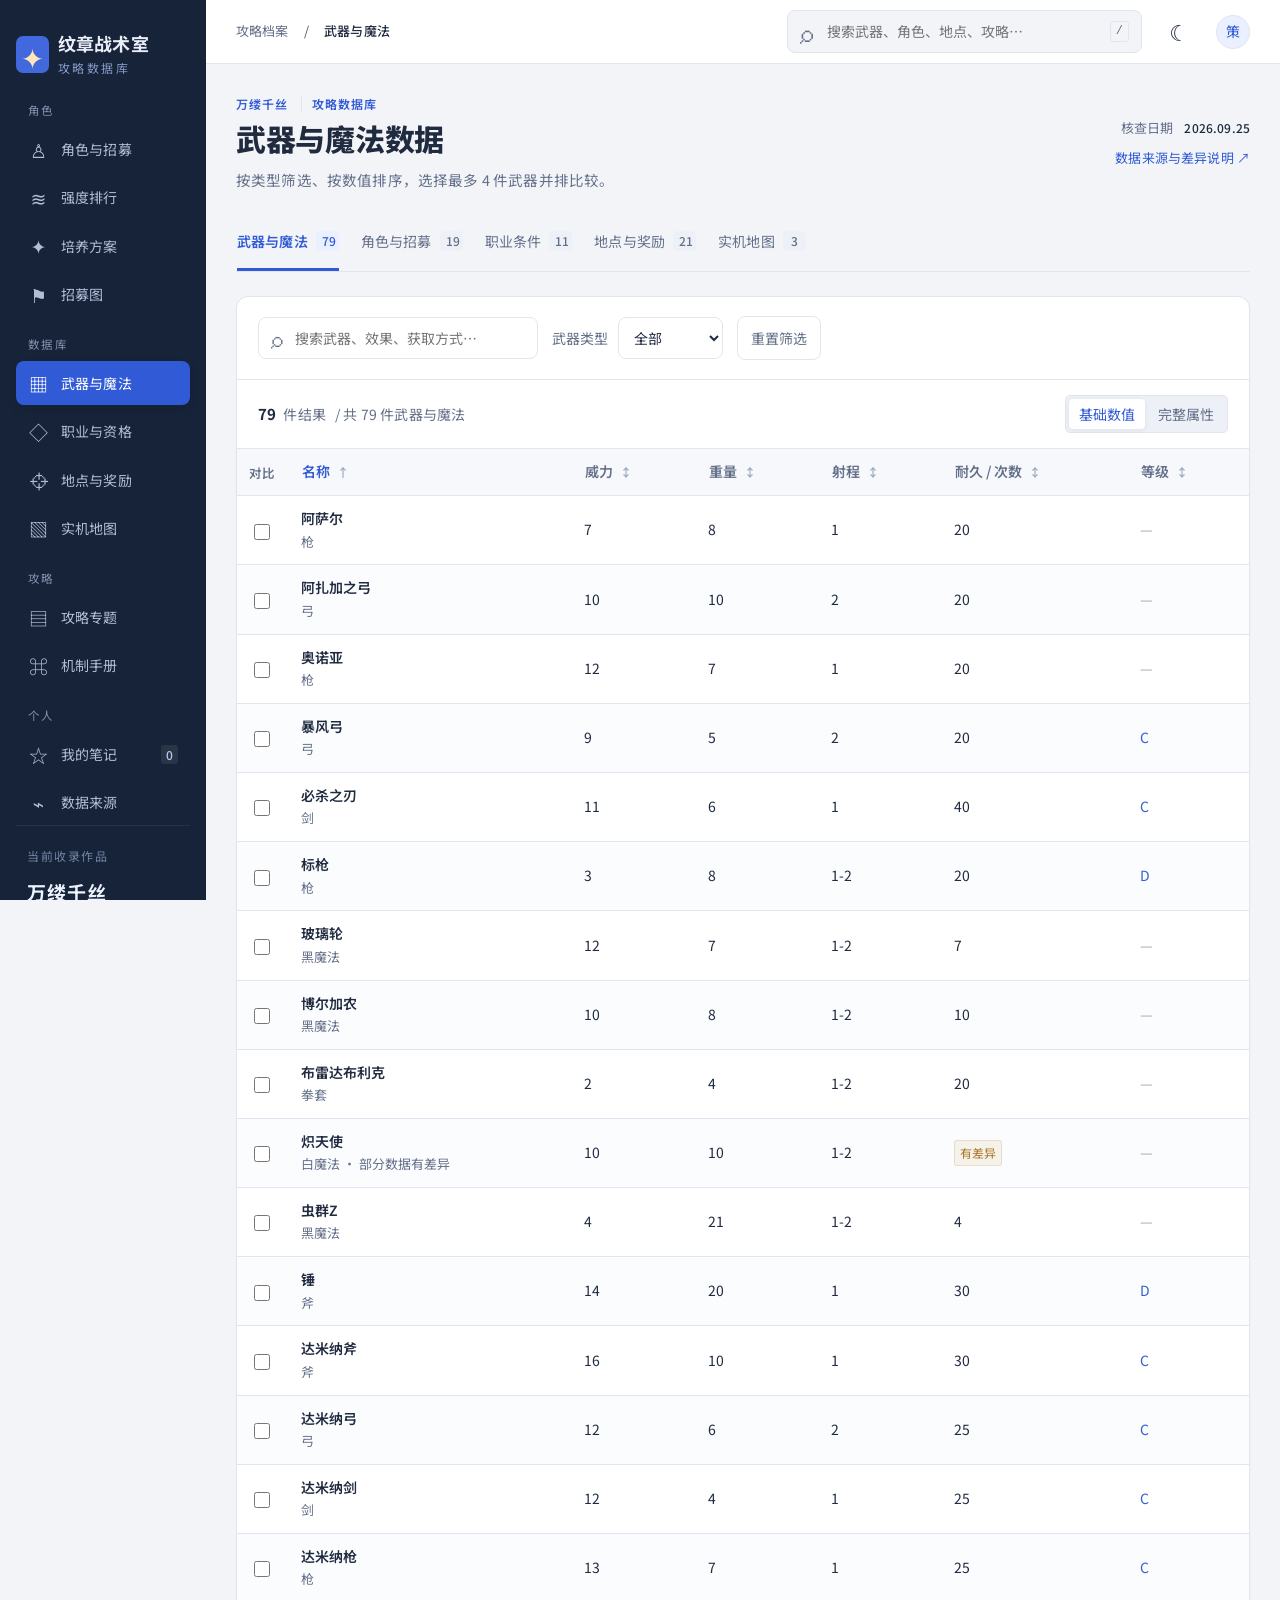
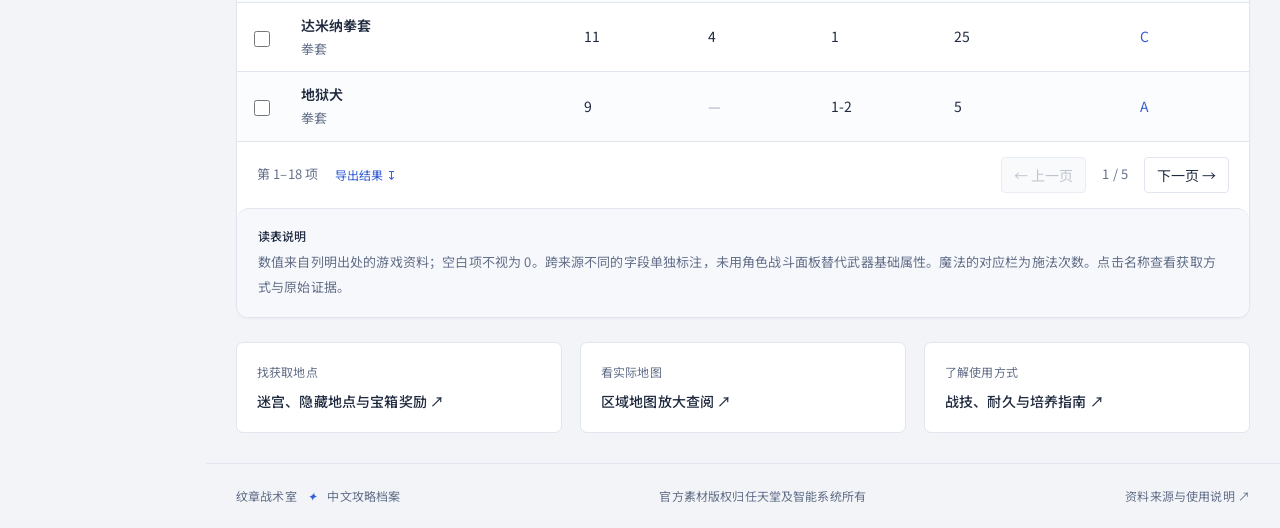
<file: fire-emblem-fortunes-weave/index.html>
<!doctype html>
<html lang="zh-CN">
<head>
  <meta charset="UTF-8"><meta name="viewport" content="width=device-width, initial-scale=1.0">
  <meta name="theme-color" content="#111317"><meta name="description" content="万缕千丝中文攻略数据库：武器数值、角色招募、成长率、职业条件、特殊地点与实机地图，逐项保留资料来源。">
  <title>纹章战术室 · 万缕千丝攻略</title>
  <link rel="icon" type="image/svg+xml" href="data:image/svg+xml,%3Csvg xmlns='http://www.w3.org/2000/svg' viewBox='0 0 64 64'%3E%3Crect width='64' height='64' rx='14' fill='%23bd3f44'/%3E%3Cpath d='M32 9 45 23 36 39 36 49 43 49 43 54 21 54 21 49 28 49 28 39 19 23Z' fill='%23fff7df'/%3E%3C/svg%3E">
  <link rel="stylesheet" href="styles.css?v=20260928-6"><link rel="stylesheet" href="database.css?v=20260928-6"><link rel="stylesheet" href="rankings.css?v=20260928-6"><link rel="stylesheet" href="model.css?v=20260928-6"><link rel="stylesheet" href="polish.css?v=20260928-6"><link rel="stylesheet" href="builds.css?v=20260928-6"><link rel="stylesheet" href="recruit.css?v=20260928-6"><link rel="stylesheet" href="ui.css?v=20260928-6">
</head>
<body>
  <a href="#main" class="skip">跳至主要内容</a>
  <aside class="sidebar" id="sidebar">
    <a class="brand" href="#home"><span class="brand-symbol">✦</span><span>纹章战术室<small>中文攻略档案</small></span></a>
    <div class="game-label">火焰之纹章 <span>01</span></div>
    <nav aria-label="主导航">
      <a href="#home" data-route="home" class="active"><span>◈</span>攻略首页</a>
      <a href="#characters" data-route="characters"><span>♙</span>角色图鉴</a>
      <a href="#guides" data-route="guides"><span>▤</span>攻略资料</a>
      <a href="#mechanics" data-route="mechanics"><span>◇</span>战斗机制</a>
      <a href="#notebook" data-route="notebook"><span>▧</span>我的战术笔记 <b id="saved-count">0</b></a>
      <a href="#sources" data-route="sources"><span>⌁</span>资料与来源</a>
    </nav>
    <div class="sidebar-bottom"><div class="tiny-label">当前收录作品</div><strong>万缕千丝</strong><p>四条交织的命运</p><span class="platform">任天堂 Switch 2</span><small>非官方中文攻略站</small></div>
  </aside>
  <div class="workspace">
    <header class="topbar"><button id="menu-toggle" class="icon-button mobile-menu" aria-label="打开导航" aria-expanded="false">☰</button><div class="breadcrumb">攻略档案 <span>/</span> <b id="crumb">总览</b></div><form class="global-search" id="search-form" role="search"><label for="search" class="sr-only">搜索角色、攻略或机制</label><span aria-hidden="true">⌕</span><input id="search" type="search" placeholder="搜索角色、攻略、机制…" autocomplete="off"><kbd>/</kbd></form><button class="icon-button" id="theme-toggle" aria-label="切换明亮主题" title="切换主题">☼</button><a class="personal-mark" href="#notebook" aria-label="打开我的笔记">策</a></header>
    <main id="main" tabindex="-1"><h1>万缕千丝攻略数据库</h1><noscript>请启用浏览器脚本以使用查询、筛选、地图与笔记功能。</noscript></main>
    <footer><span>纹章战术室 <i>✦</i> 中文攻略档案</span><span>官方素材版权归 Nintendo / INTELLIGENT SYSTEMS 所有</span><a href="#sources">查看资料来源 ↗</a></footer>
  </div>
  <dialog id="detail-dialog"><div id="dialog-content"></div></dialog><div id="toast" role="status" aria-live="polite"></div>
  <script src="data.js?v=20260928-6" defer></script><script src="database.js?v=20260928-6" defer></script><script src="app.js?v=20260928-6" defer></script><script src="database-ui.js?v=20260928-6" defer></script><script src="rankings-data.js?v=20260928-6" defer></script><script src="rankings-ui.js?v=20260928-6" defer></script><script src="model-data.js?v=20260928-6" defer></script><script src="model-engine.js?v=20260928-6" defer></script><script src="model-ui.js?v=20260928-6" defer></script><script src="strength-data.js?v=20260928-6" defer></script><script src="tiers-ui.js?v=20260928-6" defer></script><script src="builds-data.js?v=20260928-6" defer></script><script src="builds-ui.js?v=20260928-6" defer></script><script src="recruit-data.js?v=20260928-6" defer></script><script src="recruit-ui.js?v=20260928-6" defer></script><script src="shell-ui.js?v=20260928-6" defer></script>
</body>
</html>
</file>
<file: fire-emblem-fortunes-weave/styles.css>
@import url('https://fonts.googleapis.com/css2?family=Noto+Sans+SC:wght@400;500;600;700;800&family=Noto+Serif+SC:wght@500;600;700;800&display=swap');
:root{--bg:#101216;--surface:#191c22;--surface2:#20242b;--line:#2c3038;--text:#f1f0ed;--muted:#9b9da6;--accent:#dc6063;--red:#ad3c42;--gold:#d0b17c;--sidebar:#14161a;--shadow:0 20px 60px #0006;color-scheme:dark}
*{box-sizing:border-box}html{scroll-behavior:smooth}body{margin:0;background:var(--bg);color:var(--text);font-family:'Noto Sans SC',system-ui,sans-serif;font-size:16px;line-height:1.65}a{color:inherit;text-decoration:none}button,input,select,textarea{font:inherit}button,a,input,select,textarea{-webkit-tap-highlight-color:transparent}button{cursor:pointer}button:disabled{cursor:not-allowed}button:focus-visible,a:focus-visible,input:focus-visible,select:focus-visible,textarea:focus-visible{outline:2px solid var(--gold);outline-offset:4px}button{color:inherit}::selection{background:#ad3c4280}.sr-only{position:absolute;width:1px;height:1px;padding:0;margin:-1px;overflow:hidden;clip:rect(0,0,0,0);white-space:nowrap;border:0}.skip{position:fixed;top:-100px;left:20px;z-index:100;background:var(--red);padding:12px}.skip:focus{top:10px}.sidebar{width:224px;position:fixed;inset:0 auto 0 0;background:var(--sidebar);border-right:1px solid var(--line);padding:35px 20px;display:flex;flex-direction:column;z-index:30}.brand{display:flex;align-items:center;gap:11px;font-weight:700;font-size:19px;line-height:1.5;white-space:nowrap}.brand-symbol{display:grid;place-items:center;width:36px;height:44px;background:var(--red);clip-path:polygon(0 0,100% 0,100% 78%,50% 100%,0 78%);font-size:30px;color:#ffe5b7}.brand small{display:block;font:9px/1.8 Georgia,serif;letter-spacing:2px;color:var(--gold)}.game-label{display:flex;justify-content:space-between;margin:45px 11px 15px;font:11px/1.5 Georgia,serif;color:var(--muted);letter-spacing:2px}.game-label span{color:var(--gold)}nav{display:grid;gap:7px}nav a{padding:12px 14px;display:flex;align-items:center;gap:14px;font-size:14px;border-radius:6px;color:var(--muted);transition:.2s}nav a:hover{background:var(--surface);color:var(--text)}nav a.active{background:#a5444420;color:#f0a2a0;border-left:3px solid var(--accent);padding-left:11px}nav a span{font-size:21px;line-height:1;width:21px;text-align:center}nav a b{margin-left:auto;font-size:12px;font-weight:500;border-radius:3px;background:var(--surface2);padding:0 5px}.sidebar-bottom{margin-top:auto;padding:25px 12px 0;border-top:1px solid var(--line)}.tiny-label{font:10px/1.6 Georgia,serif;letter-spacing:1.6px;color:var(--muted)}.sidebar-bottom strong{display:block;margin-top:12px;font-family:'Noto Serif SC',serif;font-size:22px}.sidebar-bottom p{font:12px Georgia,serif;color:var(--muted);margin:8px 0 17px}.platform{font-size:11px;border:1px solid var(--line);padding:5px 8px;border-radius:3px;display:inline-block}.sidebar-bottom>small{display:block;color:var(--muted);font-size:12px;margin-top:20px}.workspace{margin-left:224px}.topbar{min-height:86px;padding:18px 40px;display:flex;align-items:center;gap:24px;border-bottom:1px solid var(--line)}.breadcrumb{font-size:14px;color:var(--muted);white-space:nowrap}.breadcrumb span{padding:0 12px;color:#555}.breadcrumb b{color:var(--text);font-weight:500}.global-search{margin-left:auto;display:flex;align-items:center;gap:10px;border:1px solid var(--line);border-radius:5px;width:310px;padding:5px 12px;background:var(--surface)}.global-search>span{font-size:26px;color:var(--muted);line-height:1}.global-search input{background:none;border:0;outline:0!important;color:var(--text);width:100%;min-width:0;padding:4px;font-size:14px}.global-search kbd{font-size:12px;border:1px solid var(--line);color:var(--muted);padding:0 5px;border-radius:3px}.icon-button{background:none;border:0;font-size:22px;min-width:36px;min-height:36px;border-radius:4px}.icon-button:hover{background:var(--surface2)}.personal-mark{background:#b192631c;border:1px solid #b1926355;color:var(--gold);width:34px;height:34px;display:grid;place-items:center;border-radius:50%;font-size:14px}.mobile-menu{display:none}main{max-width:1510px;margin:auto;padding:35px 40px 48px;min-height:calc(100vh - 166px)}.page-intro{display:flex;justify-content:space-between;align-items:end;margin-bottom:27px;gap:24px}.eyebrow{font-size:10px;letter-spacing:2.3px;font-family:Georgia,serif;color:var(--gold);margin-bottom:6px}h1,h2,h3,p{margin-top:0}h1{font-size:27px;letter-spacing:1px;margin-bottom:0;font-weight:600}.edition-label{font-size:12px;color:var(--muted);padding-bottom:4px}.hero{position:relative;border:1px solid #71645465;border-radius:9px;overflow:hidden;min-height:315px;background:#252223;display:flex;align-items:center}.hero-copy{position:relative;z-index:2;padding:33px 40px;width:58%}.chip{font-size:10px;letter-spacing:2px;color:#e5cba6}.hero h2{font-family:'Noto Serif SC',serif;font-size:52px;font-weight:700;letter-spacing:6px;margin:8px 0 10px;color:#fff4df;line-height:1.4}.hero p{color:#cecbc3;font-size:15px;margin-bottom:16px}.hero-meta{display:flex;gap:16px;align-items:center;font-size:11px;color:#b9b5af;margin-bottom:24px}.hero-meta span+span:before{content:'·';margin-right:16px}.button{display:inline-flex;align-items:center;justify-content:center;gap:25px;border:1px solid var(--line);border-radius:4px;background:var(--surface2);padding:10px 18px;font-size:14px;transition:.2s}.button:hover{filter:brightness(1.18)}.button.primary{background:var(--red);border-color:var(--red);color:#fff3e8}.hero-placeholder{font-family:Georgia,serif;position:absolute;right:55px;top:30px;text-align:center;color:#c6b48660;transform:rotate(-8deg)}.hero-placeholder span{font-size:80px;line-height:1.2;font-weight:700}.hero-placeholder small{letter-spacing:5px;font-size:12px}.quick-links{display:grid;grid-template-columns:repeat(4,1fr);margin-top:20px;border:1px solid var(--line);border-radius:7px;background:var(--surface);overflow:hidden}.quick-links a{position:relative;display:grid;grid-template-columns:25px 1fr;gap:2px 10px;padding:22px 18px;border-right:1px solid var(--line)}.quick-links a:last-child{border-right:0}.quick-links a:hover{background:var(--surface2)}.quick-links a>span{color:var(--gold);font:12px/24px Georgia,serif;grid-row:span 2}.quick-links strong{font-size:15px;font-weight:500}.quick-links small{font-size:11px;color:var(--muted)}.quick-links b{position:absolute;right:16px;top:20px;color:var(--muted);font-size:15px;font-weight:400}.section-head{display:flex;align-items:center;justify-content:space-between;gap:20px;margin:35px 0 18px}.section-head h2{font-family:'Noto Serif SC',serif;font-size:24px;letter-spacing:1px;margin:0}.section-head>a{font-size:13px;color:var(--muted)}.muted{color:var(--muted)}footer{max-width:1510px;margin:auto;border-top:1px solid var(--line);padding:24px 40px;display:flex;align-items:center;flex-wrap:wrap;gap:15px;justify-content:space-between;font-size:10px;color:var(--muted)}footer i{color:var(--gold);margin:0 7px}footer>a{font-size:12px}dialog{border:1px solid var(--line);background:var(--surface);color:var(--text);border-radius:10px;max-width:760px;width:calc(100% - 32px);padding:0;max-height:90vh;box-shadow:var(--shadow)}dialog::backdrop{background:#07090dca;backdrop-filter:blur(5px)}#toast{position:fixed;bottom:28px;left:calc(50% + 112px);transform:translate(-50%,20px);background:var(--text);color:var(--bg);padding:10px 22px;border-radius:6px;box-shadow:var(--shadow);opacity:0;pointer-events:none;z-index:100;transition:.2s;font-size:14px}#toast.show{opacity:1;transform:translate(-50%,0)}
@media(min-width:1600px){main{padding-top:42px}.hero{min-height:345px}.hero-copy{padding-left:45px}}
@media(max-width:1100px){.sidebar{width:196px;padding:30px 14px}.workspace{margin-left:196px}.brand{font-size:17px}.topbar{padding:18px 25px}main{padding:28px 25px}.hero-copy{padding:30px;width:65%}.hero h2{font-size:45px}.quick-links a{padding:18px 13px}.quick-links small{font-size:10px}.quick-links b{right:10px}.quick-links a>span{display:none}.quick-links a{display:block}.quick-links strong,.quick-links small{display:block}#toast{left:calc(50% + 98px)}}
@media(max-width:760px){.sidebar{transform:translateX(-100%);transition:.2s;width:224px;box-shadow:var(--shadow)}.sidebar.open{transform:translateX(0)}.workspace{margin-left:0}.mobile-menu{display:block}.topbar{padding:13px 16px;gap:9px;min-height:70px}.breadcrumb{display:none}.global-search{width:auto;flex:1}.global-search input{font-size:14px}.global-search kbd{display:none}.personal-mark{display:none}main{padding:25px 18px 35px}.page-intro{display:block;margin-bottom:20px}h1{font-size:23px}.edition-label{display:block;margin-top:8px;font-size:12px}.hero{min-height:310px}.hero-copy{width:100%;padding:26px;align-self:end}.hero h2{font-size:40px}.hero-placeholder{right:10px;opacity:.35}.hero-meta{font-size:10px;gap:8px}.hero-meta span+span:before{margin-right:8px}.hero p{font-size:14px}.quick-links{grid-template-columns:repeat(2,1fr);margin-top:16px}.quick-links a{padding:17px 18px}.quick-links a:nth-child(2){border-right:0}.quick-links a:nth-child(-n+2){border-bottom:1px solid var(--line)}.quick-links small{font-size:12px}.section-head h2{font-size:22px}.section-head{margin-top:28px}.eyebrow{font-size:10px}.section-head>a{font-size:12px;white-space:nowrap}footer{padding:22px 18px;display:block;line-height:2}footer span{display:block}#toast{left:50%;max-width:90vw;width:max-content}}
@media(prefers-reduced-motion:reduce){*,*:before,*:after{scroll-behavior:auto!important;transition:none!important;animation:none!important}}
/* 内容组件 */
.intro-description{color:var(--muted);font-size:14px;line-height:1.85;margin:10px 0 0;max-width:760px}.eyebrow{font-family:inherit;letter-spacing:2px;font-size:12px}.brand small{font-family:inherit;font-size:10px;letter-spacing:3px}.game-label,.tiny-label{font-family:inherit;font-size:12px}.sidebar-bottom p{font-family:inherit}.edition-label{line-height:1.9;text-align:right;white-space:nowrap}.hero-image{position:absolute;inset:0;width:100%;height:100%;object-fit:cover;object-position:65% 36%;opacity:.86}.hero-shade{position:absolute;inset:0;background:linear-gradient(90deg,#17191cf5 0%,#17191cd9 27%,#17191c55 63%,#17191c05 100%)}.hero-copy{width:70%}.hero .chip{font-size:12px;letter-spacing:2px}.hero-meta{font-size:12px}.hero-secondary{font-size:13px;color:#f6ece2;margin-left:23px;white-space:nowrap}.hero-caption{position:absolute;right:16px;bottom:12px;font-size:10px;color:#f3e5d2;text-shadow:0 1px 5px #000}.quick-links small{font-size:12px}.section-head>a{font-size:14px}.blue{--char:#497bbb;--char-bg:#243954}.purple{--char:#8581ac;--char-bg:#373447}.gold{--char:#c8a163;--char-bg:#453d2c}.rose{--char:#b66d7c;--char-bg:#493239}.character-grid{display:grid;grid-template-columns:repeat(4,minmax(0,1fr));gap:18px}.character-card{position:relative;text-align:left;border:1px solid var(--line);border-radius:7px;padding:0;height:304px;overflow:hidden;background:linear-gradient(130deg,var(--char-bg),#171a21);transition:transform .25s,border-color .25s}.character-card:before{content:'';position:absolute;inset:18px;border:1px solid #ffffff10}.character-card:hover{transform:translateY(-5px);border-color:var(--char)}.character-number{position:absolute;left:17px;top:13px;font-size:10px;letter-spacing:1px;color:#dedede8c;z-index:2}.character-card img{position:absolute;top:23px;left:-5%;width:110%;height:270px;object-fit:contain;object-position:top;transition:transform .3s}.character-card:hover img{transform:scale(1.04)}.character-info{position:absolute;inset:auto 0 0;padding:56px 19px 18px;background:linear-gradient(transparent,#16191dea 47%,#16191d)}.character-info>span{font-size:10px;color:var(--char);letter-spacing:2px}.character-info h3{font-family:'Noto Serif SC',serif;letter-spacing:2px;font-size:23px;line-height:1.4;margin:4px 0 4px;color:#f9f1e5}.character-info p{font-size:11px;margin:0;color:#c0c0c5;white-space:normal;max-width:90%}.character-info b{position:absolute;right:19px;bottom:24px;color:var(--char);font-size:20px;font-weight:400}.library{margin-top:22px}.library .character-card{height:365px}.library .character-card img{height:330px}.home-bottom{display:grid;grid-template-columns:minmax(0,1fr) 278px;gap:28px;align-items:start}.guide-grid{display:grid;grid-template-columns:repeat(3,minmax(0,1fr));gap:18px}.home-guides{grid-template-columns:repeat(2,minmax(0,1fr))}.guide-card{position:relative;background:var(--surface);border:1px solid var(--line);border-radius:7px;overflow:hidden;transition:.2s;min-width:0}.guide-card:hover{border-color:#665a4d;background:var(--surface2)}.guide-card-link{display:flex;flex-direction:column;height:100%;padding:24px}.guide-icon{width:38px;height:38px;display:grid;place-items:center;margin-bottom:20px;color:var(--gold);border:1px solid #a18b6a55;background:#a18b6a0a;border-radius:5px;font-family:'Noto Serif SC',serif;font-size:20px}.bookmark{position:absolute;top:19px;right:17px;background:transparent;border:0;color:var(--muted);font-size:25px;line-height:1;padding:5px;z-index:2}.bookmark:hover,.bookmark.selected{color:var(--gold)}.card-meta{display:flex;gap:8px;align-items:center;flex-wrap:wrap;margin-bottom:9px}.badge{display:inline-block;padding:2px 8px;color:var(--muted);font-size:11px;border:1px solid var(--line);border-radius:3px;line-height:1.6}.badge.warning{color:var(--gold);border-color:#a38b5855}.badge.read{color:#87bbae}.guide-card h3{font-size:17px;font-weight:600;line-height:1.65;margin:0 0 10px}.guide-card p{font-size:14px;color:var(--muted);line-height:1.9;margin-bottom:20px}.guide-bottom{margin-top:auto;display:flex;justify-content:space-between;gap:10px;padding-top:15px;border-top:1px solid var(--line);font-size:11px;color:var(--muted)}.guide-bottom span:last-child{color:var(--gold)}.dispatch{margin-top:106px;padding:25px 23px;border:1px solid var(--line);border-radius:7px;background:var(--surface)}.dispatch h2{font-family:'Noto Serif SC',serif;font-size:23px;margin-bottom:18px}.dispatch-row{display:flex;justify-content:space-between;gap:15px;border-bottom:1px solid var(--line);padding:13px 0;font-size:12px}.dispatch-row span{color:var(--muted)}.dispatch-row b{font-weight:400;font-size:12px}.text-link{font-size:13px;color:var(--gold)}.dispatch>.text-link{display:block;margin-top:17px}.dispatch-note{display:flex;gap:12px;border-top:1px solid var(--line);margin-top:28px;padding-top:22px}.dispatch-note>span{color:var(--gold);font-size:28px}.dispatch-note p{color:var(--muted);font-size:13px;line-height:1.9;margin:0}.filter-bar{display:flex;flex-wrap:wrap;gap:8px}.filter{border:1px solid var(--line);background:var(--surface);border-radius:5px;padding:8px 15px;color:var(--muted);font-size:14px}.filter:hover{color:var(--text)}.filter.active{border-color:#ad535a66;background:#ad535a1f;color:var(--accent)}.library-toolbar{display:flex;justify-content:space-between;gap:20px;align-items:center;flex-wrap:wrap}.toggle-label{font-size:14px;display:flex;align-items:center;gap:8px;white-space:nowrap;color:var(--muted)}input[type=checkbox]{accent-color:var(--red);width:17px;height:17px}.results-caption{font-size:13px;color:var(--muted);margin:24px 0 17px;display:flex;gap:16px;justify-content:space-between}.notice{font-size:14px;line-height:1.9;background:var(--surface);border:1px solid var(--line);border-left:3px solid var(--gold);padding:20px 24px;margin-top:30px;color:var(--muted);border-radius:4px}.notice a{color:var(--gold);text-decoration:underline}.notice strong{color:var(--text)}.notice p:last-child{margin-bottom:0}.table-wrap{overflow-x:auto;border:1px solid var(--line);border-radius:7px}table{border-collapse:collapse;width:100%;min-width:670px;font-size:14px}th{text-align:left;background:var(--surface2);color:var(--muted);font-weight:400;padding:14px 18px}td{padding:18px;border-top:1px solid var(--line);background:var(--surface)}td:first-child{white-space:nowrap}td:last-child{white-space:nowrap;color:var(--gold)}.text-button{padding:0;color:var(--gold);background:transparent;border:0;font-size:14px}.text-button:hover{text-decoration:underline}.source-caption{font-size:12px;color:var(--muted);line-height:1.9;margin-top:18px}.source-caption a{color:var(--gold)}.mechanic-grid{display:grid;grid-template-columns:repeat(3,minmax(0,1fr));gap:18px}.mechanic-card{padding:26px;background:var(--surface);border:1px solid var(--line);border-radius:7px;transition:.2s}.mechanic-card:hover{border-color:var(--gold);transform:translateY(-2px)}.mechanic-top{display:flex;align-items:center;justify-content:space-between;gap:12px;margin-bottom:30px}.mechanic-top>span:first-child{font:32px Georgia,serif;color:var(--gold)}.mechanic-card h2{font-size:20px;margin-bottom:12px}.mechanic-card p{color:var(--muted);font-size:14px;line-height:1.9;min-height:54px}.workflow{display:grid;grid-template-columns:repeat(4,1fr);border:1px solid var(--line);border-radius:7px;overflow:hidden}.workflow>div{padding:24px;border-right:1px solid var(--line)}.workflow>div:last-child{border:0}.workflow span{color:var(--gold);font:24px Georgia,serif}.workflow h3{font-size:17px;margin:14px 0 7px}.workflow p{font-size:14px;color:var(--muted);margin:0}.back-link{font-size:14px;color:var(--muted);display:inline-block;margin:2px 0 26px}.article-layout{display:grid;grid-template-columns:minmax(0,1fr) 220px;gap:50px}.article-title h1{font-family:'Noto Serif SC',serif;font-size:31px;line-height:1.6;margin:17px 0}.article-title>p{color:var(--muted);font-size:16px;line-height:1.9}.article-meta{display:flex;align-items:center;gap:15px;font-size:12px;color:var(--muted);margin-bottom:26px;flex-wrap:wrap}.article-meta .button{font-size:12px;padding:6px 10px}.article-meta .bookmark{position:static}.fact-box{padding:22px 25px;background:#637fa012;border:1px solid #637fa042;border-left:3px solid #7595bd;border-radius:5px;margin-bottom:20px}.fact-box strong{font-size:13px;color:#97b5da}.fact-box p{margin:10px 0;font-size:16px;line-height:1.9}.fact-box>div{font-size:12px;color:var(--muted)}.editor-note{font-size:12px;color:var(--muted);line-height:1.9}.article-section{margin-top:38px;scroll-margin-top:28px}.article-section h2{display:flex;align-items:start;gap:14px;font-size:21px;font-family:'Noto Serif SC',serif;margin-bottom:17px}.article-section h2 span{font:18px/1.9 Georgia,serif;color:var(--gold)}.article-section p,.article-section li{font-size:16px;line-height:2.1;color:var(--text)}.article-section ul{padding-left:24px}.article-section li{padding-left:5px;margin:10px 0}.article-section li::marker{color:var(--gold)}.article-aside{position:sticky;top:30px;align-self:start;border-left:1px solid var(--line);padding-left:23px;margin-top:10px}.article-aside>a{font-size:13px;display:flex;gap:12px;color:var(--muted);margin:16px 0}.article-aside>a:hover{color:var(--gold)}.article-aside hr{border:0;border-top:1px solid var(--line);margin:25px 0}.article-aside p{font-size:12px;color:var(--muted);margin-top:30px;line-height:1.9}.checklist-panel{border:1px solid var(--line);background:var(--surface);padding:25px;border-radius:7px;margin:32px 0}.checklist-panel h2,.article-sources h2{font-size:20px;margin-bottom:7px}.checklist-panel>p{font-size:12px;color:var(--muted);margin-bottom:18px}.check-row{display:flex;align-items:flex-start;gap:12px;font-size:15px;padding:11px 0;border-top:1px solid var(--line);cursor:pointer}.check-row input{flex-shrink:0;margin:4px 0 0}.check-row input:checked+span{color:var(--muted);text-decoration:line-through}.article-sources{margin:30px 0}.article-sources>div{margin-top:18px}.article-sources a{font-size:14px;color:var(--gold)}.article-sources p{font-size:13px;color:var(--muted);margin:5px 0}.article-next{display:flex;gap:14px;flex-wrap:wrap;border-top:1px solid var(--line);padding-top:28px}.empty{padding:45px 20px;text-align:center;grid-column:1/-1;border:1px dashed var(--line);border-radius:7px}.empty>span,.spoiler-gate>span{color:var(--gold);font-size:40px;display:block;margin-bottom:15px}.empty h2{font-size:19px}.empty p{font-size:14px;color:var(--muted)}.spoiler-gate{padding:65px 30px;text-align:center;background:var(--surface);border:1px solid var(--line);border-radius:8px}.spoiler-gate p{color:var(--muted);font-size:14px}.spoiler-gate .button{margin:15px 7px 0}.notebook-summary{display:grid;grid-template-columns:repeat(4,1fr);background:var(--surface);border:1px solid var(--line);border-radius:7px}.notebook-summary>div{display:flex;gap:20px;align-items:center;padding:22px 24px;border-right:1px solid var(--line)}.notebook-summary>div:last-child{border:0}.notebook-summary strong{font:32px Georgia,serif;color:var(--gold)}.notebook-summary span{font-size:14px;color:var(--muted)}.route-grid{display:grid;grid-template-columns:repeat(4,1fr);gap:16px}.route-record{display:grid;position:relative;grid-template-columns:45px 1fr;gap:0 12px;background:var(--surface);border:1px solid var(--line);border-radius:7px;padding:17px}.mini-portrait{width:43px;height:43px;border-radius:50%;overflow:hidden;grid-row:span 2;background:var(--char-bg)}.mini-portrait img{width:60px;height:60px;object-fit:cover;object-position:top;transform:translateX(-8px)}.route-record strong{font-size:15px;font-weight:500}.route-record>span:not(.mini-portrait){font-size:10px;color:var(--muted)}input:not([type=checkbox]):not([type=file]),select,textarea{color:var(--text)}.route-record input,.note-editor input,.note-editor select,.note-editor textarea{width:100%;background:var(--bg);border:1px solid var(--line);border-radius:4px;padding:10px 12px;font-size:14px;min-width:0}.route-record input{grid-column:span 2;margin-top:17px;font-size:12px}.form-end{display:flex;gap:12px;justify-content:flex-end;margin-top:17px}.notes-layout{display:grid;grid-template-columns:minmax(0,.9fr) minmax(0,1.1fr);gap:24px}.note-editor{padding:24px;background:var(--surface);border:1px solid var(--line);border-radius:7px;align-self:start}.note-editor>label{display:block;font-size:14px;margin:17px 0 8px}.note-editor>label:first-child{margin-top:0}.note-editor textarea{resize:vertical;line-height:1.8}.field-help{color:var(--muted);font-size:12px;margin:17px 0 0}.note{padding:22px 24px;background:var(--surface);border:1px solid var(--line);border-radius:7px;margin-bottom:16px}.note-top{display:flex;justify-content:space-between;align-items:center;margin-bottom:13px}.note-top>span:last-child{color:var(--muted);font-size:12px}.note h3{font-size:18px;overflow-wrap:anywhere}.note p{font-size:15px;color:var(--muted);white-space:pre-wrap;overflow-wrap:anywhere;line-height:1.9}.note-actions{display:flex;gap:22px;border-top:1px solid var(--line);padding-top:14px}.trash{margin-top:24px;border:1px solid var(--line);padding:16px 20px;border-radius:5px;font-size:14px;color:var(--muted)}.trash summary{cursor:pointer}.trash p{margin:17px 0 0}.trash-row{display:flex;justify-content:space-between;align-items:center;margin-top:15px;gap:15px}.backup-panel{display:flex;justify-content:space-between;gap:24px;align-items:center;background:var(--surface);border:1px solid var(--line);padding:24px;border-radius:7px;margin-top:30px}.backup-panel h2{font-size:19px;margin-bottom:8px}.backup-panel p{font-size:13px;color:var(--muted);margin:0;max-width:660px}.backup-actions{display:flex;gap:10px;flex-shrink:0}.import-label{position:relative;cursor:pointer;overflow:hidden}.import-label input{position:absolute;inset:0;width:100%;opacity:0;cursor:pointer}.scope-grid{display:grid;grid-template-columns:repeat(3,1fr);gap:20px}.scope-card{background:var(--surface);border:1px solid var(--line);padding:25px;border-radius:7px}.scope-card>span{color:var(--gold);font:28px Georgia,serif}.scope-card h2{font-size:19px;margin:20px 0 10px}.scope-card p{color:var(--muted);font-size:14px;line-height:1.9;margin:0}.source-list{display:grid;grid-template-columns:repeat(2,minmax(0,1fr));gap:16px}.source-item{display:flex;gap:17px;padding:23px;background:var(--surface);border:1px solid var(--line);border-radius:7px}.source-item:hover{border-color:var(--gold)}.source-number{color:var(--gold);font:18px/1.7 Georgia,serif}.source-item h3{font-size:16px;margin-bottom:7px}.source-item p{font-size:13px;color:var(--muted);margin:0;line-height:1.9}.source-item>b{margin-left:auto;color:var(--gold);font-weight:400}.dialog-close{position:absolute;right:12px;top:10px;z-index:2;background:#1118;color:white}.character-detail{display:grid;grid-template-columns:42% 58%;background:linear-gradient(140deg,var(--char-bg),var(--surface) 60%)}.detail-art{align-self:start;position:sticky;top:0;padding:50px 10px 25px}.detail-art img{width:100%;height:auto;max-height:600px;object-fit:contain}.detail-info{padding:42px 30px 35px 10px}.detail-info h2{font-family:'Noto Serif SC',serif;font-size:34px;margin:10px 0}.detail-tagline{color:var(--gold);font-size:13px!important}.detail-info p{font-size:15px;line-height:1.9}.detail-info h3{font-size:17px;margin:25px 0 10px}.detail-info ul{padding-left:18px;color:var(--muted);font-size:13px;line-height:1.9}.detail-info li{margin:8px 0}.related-links{display:grid;gap:10px;font-size:13px;color:var(--gold)}[hidden]{display:none!important}
:root[data-theme=light]{--bg:#f4f5f8;--surface:#fff;--surface2:#eceef3;--line:#dce0e7;--text:#222630;--muted:#606877;--accent:#a8303e;--red:#ae3945;--gold:#896327;--sidebar:#fcfcfe;--shadow:0 20px 60px #24304420;color-scheme:light}:root[data-theme=light] nav a.active{color:#a8303e}:root[data-theme=light] .fact-box strong{color:#335e90}:root[data-theme=light] .character-detail{background:linear-gradient(140deg,var(--char-bg),#fff 70%)}
@media(min-width:1600px){.character-card{height:350px}.character-card img{height:320px}.guide-card-link{padding:27px}.hero h2{font-size:58px}}
@media(max-width:1200px){.home-bottom{grid-template-columns:minmax(0,1fr) 245px;gap:20px}.guide-card-link{padding:20px}.character-grid{gap:12px}.character-card{height:285px}.character-card img{height:250px}.character-info{padding-left:15px}.character-info h3{font-size:22px}.character-info p{font-size:10px}.guide-grid{grid-template-columns:repeat(2,minmax(0,1fr))}.dispatch{padding:22px 18px}.article-layout{grid-template-columns:minmax(0,1fr) 190px;gap:30px}.route-grid{grid-template-columns:repeat(2,1fr)}.notebook-summary>div{padding:20px 15px;gap:12px}.mechanic-grid{grid-template-columns:repeat(2,minmax(0,1fr))}}
@media(max-width:1000px){.home-bottom{grid-template-columns:1fr}.dispatch{margin-top:5px;display:grid;grid-template-columns:repeat(2,1fr);gap:0 25px}.dispatch-note{margin-top:15px}.character-grid{grid-template-columns:repeat(2,minmax(0,1fr))}.character-card{height:335px}.character-card img{height:320px}.character-info p{font-size:12px}.article-layout{grid-template-columns:1fr}.article-aside{display:none}.scope-grid{grid-template-columns:1fr}.scope-card{padding:20px}.scope-card h2{margin-top:10px}.source-list{grid-template-columns:1fr}.backup-panel{align-items:start;flex-direction:column}.notebook-summary{grid-template-columns:repeat(2,1fr)}.notebook-summary>div:nth-child(2){border-right:0}.notebook-summary>div:nth-child(-n+2){border-bottom:1px solid var(--line)}.workflow{grid-template-columns:repeat(2,1fr)}.workflow>div:nth-child(2){border-right:0}.workflow>div:nth-child(-n+2){border-bottom:1px solid var(--line)}}
@media(max-width:760px){.edition-label{text-align:left}.hero-copy{width:100%;padding:27px 23px}.hero-image{object-position:64% 40%;opacity:.65}.hero-shade{background:linear-gradient(90deg,#14161dec,#14161d45)}.hero-secondary{margin-left:15px;font-size:12px}.hero-caption{font-size:9px}.hero h2{font-size:41px}.hero .chip{font-size:10px}.hero-meta{font-size:11px}.character-grid{gap:12px}.character-card,.library .character-card{height:285px}.character-card img,.library .character-card img{height:250px;width:120%;left:-10%;top:26px}.character-info{padding:52px 13px 17px}.character-info h3{font-size:21px;letter-spacing:1px}.character-info p{font-size:10px;max-width:100%}.character-info b{right:12px;bottom:68px}.character-info>span{font-size:10px;letter-spacing:1px}.character-number{left:12px;font-size:9px}.guide-grid,.home-guides{grid-template-columns:1fr}.guide-card-link{padding:22px}.guide-card h3{font-size:18px}.guide-card p{font-size:14px}.guide-bottom{font-size:12px}.dispatch{display:block;padding:24px}.dispatch-row{font-size:14px}.dispatch-row b{font-size:14px}.dispatch-note p{font-size:14px}.filter{padding:7px 12px;font-size:13px}.results-caption{display:block;line-height:1.9}.results-caption span{display:block}.mechanic-grid{grid-template-columns:1fr}.mechanic-card{padding:24px}.mechanic-top{margin-bottom:22px}.mechanic-card p{min-height:0}.article-title h1{font-size:26px}.article-title>p{font-size:15px}.article-meta{gap:10px}.fact-box{padding:20px}.article-section h2{font-size:20px}.article-section p,.article-section li{font-size:16px}.article-next .button{width:100%}.route-grid{grid-template-columns:1fr}.route-record input{font-size:14px}.notes-layout{grid-template-columns:1fr}.notebook-summary>div{padding:19px 15px}.notebook-summary span{font-size:13px}.notebook-summary strong{font-size:30px}.backup-actions{flex-wrap:wrap}.source-item{padding:20px 16px;gap:12px}.source-item h3{font-size:16px}.character-detail{display:block}.detail-art{position:static;padding:30px 35px 0;height:260px}.detail-art img{height:100%;object-fit:contain}.detail-info{padding:22px}.detail-info h2{font-size:30px}.dialog-close{right:8px;top:8px}.detail-info li{font-size:14px}.spoiler-gate{padding:42px 22px}.spoiler-gate h2{font-size:22px}.intro-description{font-size:14px}.notice{padding:18px}.workflow>div{padding:20px}.quick-links strong{font-size:15px}.quick-links small{font-size:11px}}

.hero-image{object-position:center top}@media(max-width:760px){.hero-image{height:170%;object-position:center top;opacity:.7}}
</file>
<file: fire-emblem-fortunes-weave/database.css>
/* 第二版：直接查阅的资料数据库 */
:root{--accent:#7899ff;--red:#496cf0;--gold:#91a8f3;--db-soft:#1b2437;--db-blue:#86a4ff;--db-head:#202630;--db-zebra:#171c23;--db-shadow:0 4px 20px #00000015;--db-success:#76bca6}
:root[data-theme=light]{--bg:#f2f4f8;--surface:#fff;--surface2:#edf0f6;--line:#e0e5ef;--text:#202b40;--muted:#647089;--accent:#345fd4;--red:#315bd6;--gold:#345fd4;--sidebar:#172338;--db-soft:#eaf0ff;--db-blue:#315bd6;--db-head:#f6f8fc;--db-zebra:#fbfcfe;--db-success:#237c66;--db-shadow:0 3px 15px #25395b06}
body{font-family:'Noto Sans SC',system-ui,sans-serif;font-size:16px;line-height:1.6}.sidebar{width:206px;background:#172338;border-right:0;padding:30px 16px;color:#e8edf8}.workspace{margin-left:206px}.brand{font-size:18px;gap:9px}.brand-symbol{background:#4168dd;border-radius:7px;clip-path:none;width:33px;height:37px;font-size:28px}.brand small{font-size:10px;color:#8398c3;letter-spacing:3px}.sidebar .game-label{color:#7587a5;margin:34px 11px 14px;font-size:12px}.sidebar .game-label span{color:#879bc3}.sidebar nav{gap:4px}.sidebar nav a{font-size:14px;padding:11px 12px;gap:12px;color:#b0bed6;border-radius:5px}.sidebar nav a>span{font-size:19px}.sidebar nav a:hover{background:#233552;color:#fff}.sidebar nav a.active,:root[data-theme=light] .sidebar nav a.active{background:#315bd6;color:white;border:0;padding-left:12px;box-shadow:0 4px 10px #0e172522}.sidebar nav a b{color:#b6c7ed;background:#ffffff14}.sidebar-bottom{padding:20px 11px 0;border-color:#ffffff13}.sidebar-bottom .tiny-label{color:#7184a5;font-size:11px}.sidebar-bottom strong{font-family:inherit;font-size:19px;letter-spacing:1px;color:#edf3ff}.sidebar-bottom p{font-size:11px;color:#a2b2cc}.sidebar-bottom .platform{border-color:#ffffff20;color:#adbdd7;font-size:10px}.sidebar-bottom>small{color:#7085a8;font-size:10px}.topbar{min-height:72px;padding:15px 30px;background:var(--surface);border-bottom:1px solid var(--line);gap:19px}.breadcrumb{font-size:13px}.global-search{width:355px;border-color:var(--line);background:var(--bg);border-radius:6px}.global-search input{font-size:13px}.personal-mark{background:var(--db-soft);border-color:var(--line);color:var(--db-blue)}main{padding:30px;max-width:1600px}.db-heading{display:flex;justify-content:space-between;align-items:center;gap:25px;margin-bottom:25px}.db-kicker{font-size:12px;color:var(--muted);margin-bottom:7px;letter-spacing:.3px}.db-kicker span{margin-left:9px;color:var(--db-blue);border-left:1px solid var(--line);padding-left:10px}.db-heading h1{font-size:28px;font-weight:700;letter-spacing:.5px;line-height:1.45;margin:0}.db-heading p{font-size:14px;color:var(--muted);line-height:1.9;margin:8px 0 0}.db-updated{font-size:11px;color:var(--muted);text-align:right;flex-shrink:0}.db-updated strong{color:var(--text);display:inline-block;margin-left:8px;font-weight:500;font-size:12px}.db-updated>a{display:block;color:var(--db-blue);font-size:11px;margin-top:9px}.database-tabs{display:flex;gap:27px;border-bottom:1px solid var(--line);margin-bottom:24px;overflow-x:auto;white-space:nowrap;padding:0 1px}.database-tabs a{display:flex;gap:8px;align-items:center;font-size:14px;color:var(--muted);padding:12px 0 15px;border-bottom:3px solid transparent;border-radius:0}.database-tabs a span{font-size:11px;font-weight:500;display:inline-block;background:var(--surface2);padding:0 6px;line-height:20px;min-width:23px;text-align:center;border-radius:4px}.database-tabs a[aria-current=page]{color:var(--db-blue);border-color:var(--db-blue);font-weight:600}.database-tabs a[aria-current=page] span{background:var(--db-soft);color:var(--db-blue)}.db-content{background:var(--surface);border:1px solid var(--line);border-radius:9px;box-shadow:var(--db-shadow);overflow:hidden}.db-toolbar{padding:19px 21px;display:flex;align-items:center;gap:14px;flex-wrap:wrap;border-bottom:1px solid var(--line)}.db-local-search{border:1px solid var(--line);background:var(--surface);border-radius:5px;display:flex;align-items:center;gap:10px;width:280px;padding:8px 12px;min-height:42px}.db-local-search>span{color:var(--muted);font-size:23px;line-height:1}.db-local-search input{border:0;background:transparent;font-size:14px;width:100%;min-width:0;outline-offset:6px}.select-label{font-size:12px;color:var(--muted);display:flex;align-items:center;gap:9px}.select-label select{font-size:13px;background:var(--surface);color:var(--text);border:1px solid var(--line);border-radius:5px;min-height:42px;padding:7px 30px 7px 11px;min-width:104px}.button{border-radius:5px;font-size:13px;gap:14px}.button.subtle{padding:10px 13px;background:var(--surface);color:var(--muted);border-color:var(--line);font-size:12px}.button.subtle:hover{color:var(--db-blue);border-color:var(--db-blue)}.export-button{margin-left:auto}.db-summary{display:flex;align-items:center;justify-content:space-between;gap:15px;padding:15px 21px;font-size:12px;color:var(--muted)}.db-summary strong{font-size:15px;color:var(--text);margin-right:4px}.db-summary>div>span{color:var(--muted);margin-left:6px}.data-legend{font-size:11px;display:flex;align-items:center;gap:5px}.data-legend i{width:1px;height:12px;background:var(--line);margin:0 8px}.data-legend b{font-weight:400;color:#ad7628}.data-table-wrap{overflow:auto;scrollbar-width:thin;scrollbar-color:#8090a64a transparent}.data-table{min-width:900px;width:100%;border-collapse:separate;border-spacing:0;font-size:13px}.data-table th,.data-table td{padding:13px 15px;border:0;border-bottom:1px solid var(--line);vertical-align:middle;background:var(--surface);line-height:1.7;text-align:left}.data-table th{font-weight:500}.data-table thead th{background:var(--db-head);font-size:12px;white-space:nowrap;color:var(--muted);padding:11px 15px;border-top:1px solid var(--line);position:sticky;top:0;z-index:1}.data-table thead th button{display:flex;gap:12px;align-items:center;padding:0;background:none;border:0;font-size:12px;color:inherit;white-space:nowrap}.data-table thead th button>span{color:#9aa7bc;font-size:12px}.data-table thead th[aria-sort=ascending] button,.data-table thead th[aria-sort=descending] button{color:var(--db-blue);font-weight:600}.data-table tbody tr:nth-child(even)>*{background:var(--db-zebra)}.data-table tbody tr:hover>*{background:var(--db-soft)}.data-table tbody tr:last-child>*{border-bottom:0}.data-table .select-cell{width:50px;text-align:center;padding:12px 10px;min-width:50px}.data-table input[type=checkbox]{width:16px;height:16px;cursor:pointer;margin:0;vertical-align:middle;accent-color:var(--db-blue)}.data-table th[scope=row]{min-width:155px;font-weight:500}.entry-name{border:0;background:none;padding:0;text-align:left;line-height:1.6;color:var(--text);font-size:14px;font-weight:600}.entry-name:hover{color:var(--db-blue)}.entry-name small{display:block;color:var(--muted);font-size:10px;font-weight:400;margin-top:3px}.type-pill{font-size:11px;background:var(--surface2);border:1px solid var(--line);border-radius:4px;padding:3px 7px;white-space:nowrap;color:var(--muted);font-weight:400}.numeric{font-variant-numeric:tabular-nums;white-space:nowrap;font-size:14px}.numeric.missing{color:#9aa5b6}.conflict-value{font-size:10px;border:1px solid #bf8d3738;background:#bb873416;color:#af7622;padding:2px 5px;border-radius:3px;white-space:nowrap}.row-detail{background:none;border:0;padding:0;font-size:12px;color:var(--db-blue);white-space:nowrap}.table-footer{border-top:1px solid var(--line);display:flex;justify-content:space-between;align-items:center;gap:20px;padding:15px 20px;font-size:12px;color:var(--muted)}.pagination{display:flex;align-items:center;gap:16px}.pagination>button{background:var(--surface);border:1px solid var(--line);border-radius:4px;color:var(--text);padding:6px 12px;font-size:12px}.pagination>button:disabled{color:#a4adbb;background:var(--db-head);opacity:.7}.db-footnote{padding:17px 21px;border-top:1px solid var(--line);background:var(--db-head);font-size:12px;color:var(--muted)}.db-footnote strong{font-size:12px;color:var(--text);font-weight:500}.db-footnote p{line-height:1.9;margin:5px 0 0}.db-footnote a{color:var(--db-blue)}.table-empty{text-align:center!important;padding:40px!important;color:var(--muted)}.db-bottom-links{display:grid;grid-template-columns:repeat(3,1fr);gap:18px;margin-top:24px}.db-bottom-links a{background:var(--surface);border:1px solid var(--line);padding:19px 20px;border-radius:7px}.db-bottom-links span{display:block;color:var(--muted);font-size:11px;margin-bottom:7px}.db-bottom-links strong{color:var(--text);font-size:13px;font-weight:500}.db-bottom-links a:hover{border-color:var(--db-blue)}.compare-tray{position:sticky;bottom:15px;margin-top:18px;display:flex;gap:15px;align-items:center;background:#22344f;color:#e8f0ff;padding:13px 17px;border-radius:7px;z-index:10;box-shadow:0 5px 25px #0f21362b;font-size:12px}.compare-tray>div{display:flex;gap:7px;flex:1;flex-wrap:wrap}.compare-tray>div button{background:#ffffff0f;border:1px solid #ffffff20;color:#d6e1f5;font-size:11px;border-radius:4px;padding:5px 8px}.compare-tray .button{white-space:nowrap;font-size:12px;padding:8px 14px}.compare-tray .text-button{color:#9fb3d2;font-size:12px}.compare-tray .button:disabled{opacity:.45}.featured-heroes{display:grid;grid-template-columns:repeat(4,minmax(0,1fr));gap:15px;margin-bottom:22px}.hero-mini{position:relative;display:flex;align-items:center;gap:14px;background:var(--surface);border:1px solid var(--line);border-radius:7px;padding:9px 15px 9px 8px;text-align:left;overflow:hidden;min-width:0}.hero-mini img{width:62px;height:73px;object-fit:cover;object-position:top;background:var(--char-bg);border-radius:5px;flex-shrink:0}.hero-mini strong{font-size:15px;display:block;margin-bottom:6px}.hero-mini span{display:block;color:var(--muted);font-size:11px}.hero-mini b{margin-left:auto;font-weight:400;color:var(--muted);font-size:15px}.hero-mini:hover{border-color:var(--db-blue)}.segmented{display:flex;padding:3px;background:var(--surface2);border:1px solid var(--line);border-radius:5px;gap:3px}.segmented>button{background:none;border:0;padding:6px 16px;font-size:13px;color:var(--muted);border-radius:4px}.segmented>button.selected{background:var(--surface);color:var(--db-blue);box-shadow:0 1px 5px #15203512}.toolbar-hint{color:var(--muted);font-size:12px;margin-left:auto}.summary-cell{max-width:440px;min-width:240px;font-size:12px!important;line-height:1.9!important}.summary-cell>div+div{margin-top:6px}.summary-cell b{font-weight:500}.route-tags{display:flex;gap:5px;flex-wrap:wrap;min-width:125px}.route-tags span{color:var(--db-blue);background:var(--db-soft);font-size:10px;padding:2px 5px;border-radius:3px}.record-note{min-width:160px;max-width:260px;color:var(--muted);font-size:11px!important;line-height:1.9!important}.cell-sub{display:block;margin-top:6px;font-size:11px;color:var(--muted);max-width:190px;white-space:normal}.reward-cell{min-width:210px;max-width:300px}.reward-cell>span{display:block;font-size:12px;line-height:1.8;color:var(--text)}.reward-cell>small{display:block;color:var(--muted);font-size:10px}.location-table th[scope=row]{min-width:180px}.location-table .summary-cell{max-width:330px}.map-layout{display:grid;grid-template-columns:200px minmax(0,1fr);gap:20px}.map-sidebar{display:grid;gap:13px;align-content:start}.map-thumb{background:var(--surface);border:1px solid var(--line);border-radius:6px;padding:7px;text-align:left}.map-thumb.active{border:2px solid var(--db-blue);padding:6px}.map-thumb img{width:100%;height:97px;object-fit:cover;display:block;border-radius:4px}.map-thumb span{display:block;font-size:12px;color:var(--text);font-weight:500;margin:10px 5px 5px}.map-thumb small{font-size:10px;color:var(--muted);display:block;margin:0 5px 5px}.map-disclaimer{font-size:11px;line-height:1.9;color:var(--muted);padding:5px}.map-main{border:1px solid var(--line);background:var(--surface);border-radius:8px;overflow:hidden;min-width:0}.map-top{display:flex;justify-content:space-between;align-items:center;gap:12px;padding:18px}.map-top h2{font-size:16px;margin-bottom:3px}.map-top>div>span{font-size:11px;color:var(--muted)}.map-controls{display:flex;align-items:center;gap:6px;flex-shrink:0}.map-controls button{background:var(--surface);color:var(--text);border:1px solid var(--line);border-radius:4px;padding:5px 9px;font-size:12px;min-height:33px}.map-controls output{font-size:11px;color:var(--muted);min-width:35px;text-align:center}.map-viewport{max-height:570px;overflow:auto;background:#131d29;border-block:1px solid var(--line);scrollbar-width:thin;scrollbar-color:#6e8399 #172333}.map-viewport img{display:block;width:100%;max-width:none;height:auto;user-select:none}.map-source{padding:13px 18px;font-size:11px;line-height:1.9;color:var(--db-blue);display:flex;gap:10px;flex-wrap:wrap}.map-source>span{color:var(--muted);margin-left:auto}.map-related{padding:16px 18px;border-top:1px solid var(--line)}.map-related h3{font-size:13px;margin:0 0 12px}.map-related button,.map-related>a{background:var(--db-soft);color:var(--db-blue);border:0;padding:7px 12px;border-radius:4px;font-size:12px;margin:0 8px 8px 0;display:inline-block}.db-detail{padding:34px;line-height:1.9}.db-detail>h2{font-size:26px;margin:8px 0 16px;font-weight:600}.db-detail>h3{font-size:17px;margin:26px 0 12px}.db-detail p,.db-detail li{font-size:14px;line-height:2;overflow-wrap:anywhere}.db-detail ul{padding-left:22px}.detail-badges{display:flex;gap:12px;align-items:center;margin:0 0 22px;font-size:12px;color:var(--muted)}.stat-grid{display:grid;grid-template-columns:repeat(3,1fr);border:1px solid var(--line);border-radius:6px;overflow:hidden}.stat-grid>div{padding:15px 18px;border-right:1px solid var(--line);border-bottom:1px solid var(--line);background:var(--db-head)}.stat-grid>div:nth-child(3n){border-right:0}.stat-grid>div:nth-last-child(-n+3){border-bottom:0}.stat-grid span{font-size:12px;color:var(--muted);display:block}.stat-grid strong{font-size:24px;line-height:1.6;font-weight:500;font-variant-numeric:tabular-nums}.stat-grid strong .numeric{color:var(--text);font-size:24px}.stat-grid strong .conflict-value{font-size:12px}.stat-grid strong .missing{color:var(--muted)}.record-sources{font-size:12px;line-height:2.2;color:var(--db-blue);margin-bottom:20px;overflow-wrap:anywhere}.conflict-panel{border:1px solid #b7883345;background:#af7f260a;padding:18px 22px;border-radius:6px;margin-top:23px}.conflict-panel h3{font-size:16px;color:#a77929;margin:0 0 13px}.conflict-panel section+section{border-top:1px solid #a77c302a;padding-top:15px;margin-top:15px}.conflict-panel p{font-size:12px!important;color:var(--muted)}.conflict-panel li{font-size:13px!important}.conflict-panel a{color:var(--db-blue)}.detail-actions{display:flex;gap:12px;margin-top:25px}.record-dl{display:grid;grid-template-columns:95px 1fr;gap:9px 15px;background:var(--db-head);border:1px solid var(--line);padding:17px;border-radius:5px;font-size:13px}.record-dl dt{color:var(--muted)}.record-dl dd{margin:0}.route-steps{list-style:none;counter-reset:step;padding:0;margin:0}.route-steps li{counter-increment:step;position:relative;padding:0 0 19px 39px;min-height:43px}.route-steps li:before{content:counter(step);position:absolute;left:0;top:1px;background:var(--db-soft);color:var(--db-blue);width:25px;height:25px;text-align:center;border:1px solid var(--line);border-radius:50%;font-size:12px;line-height:23px;z-index:1}.route-steps li:not(:last-child):after{content:'';position:absolute;left:12px;top:28px;bottom:2px;width:1px;background:var(--line)}.reward-list{display:flex;flex-wrap:wrap;gap:8px}.reward-list>span{background:var(--db-soft);border:1px solid var(--line);font-size:13px;padding:6px 11px;border-radius:4px;color:var(--db-blue)}.recruit-routes{display:grid;grid-template-columns:repeat(2,1fr);gap:12px}.recruit-routes section{border:1px solid var(--line);padding:15px;border-radius:5px;background:var(--db-head)}.recruit-routes h4{font-size:14px;margin:0 0 8px;color:var(--db-blue)}.recruit-routes p{font-size:13px;line-height:1.9;margin:0}.recruit-routes small{display:block;font-size:11px;color:var(--muted);margin-top:7px}.compare-table{min-width:500px;font-size:12px}.compare-table th,.compare-table td{white-space:normal;min-width:120px}.compare-table a{font-size:11px;color:var(--db-blue)}dialog{background:var(--surface);max-width:810px}.dialog-close{background:var(--surface2);color:var(--text);right:12px;top:12px}.map-dialog{width:calc(100% - 50px);max-width:1440px}.map-dialog .db-detail{padding:24px}.map-dialog .map-viewport{max-height:70vh;margin-top:18px}.map-dialog .map-controls{margin-top:12px}.search-group{margin:25px 0}.search-group h2{font-size:18px;display:flex;gap:10px;align-items:center;margin-bottom:14px}.search-group h2 span{font-size:12px;color:var(--muted);background:var(--surface2);padding:2px 8px;border-radius:4px}.search-records{display:grid;grid-template-columns:repeat(3,minmax(0,1fr));gap:12px}.search-records button{display:flex;text-align:left;gap:10px;align-items:center;flex-wrap:wrap;background:var(--surface);border:1px solid var(--line);border-radius:6px;padding:17px}.search-records strong{font-size:14px;font-weight:600}.search-records span{font-size:11px;color:var(--muted)}.search-records b{margin-left:auto;color:var(--db-blue);font-weight:400}.article-search-divider{margin-top:32px;color:var(--muted);font-size:14px;border-top:1px solid var(--line);padding-top:22px}.data-provenance{padding:22px;background:var(--surface);border:1px solid var(--line);border-radius:7px;margin-bottom:23px}.data-provenance h2{font-size:18px}.data-provenance dl{display:grid;grid-template-columns:85px 1fr;gap:12px;font-size:14px}.data-provenance dt{font-weight:500}.data-provenance dd{color:var(--muted);margin:0}.official-sources{margin-top:38px;border-top:1px solid var(--line);padding-top:30px}.official-sources .page-intro{display:none}.scope-grid{display:none}.source-item{padding:20px}.source-item h3{font-size:14px}.source-item p{font-size:12px}.page-intro h1{font-size:28px;font-weight:700;letter-spacing:.4px}.section-head h2{font-family:inherit;font-size:21px}.eyebrow{font-size:11px;letter-spacing:.5px}.guide-grid{grid-template-columns:repeat(3,minmax(0,1fr))}.guide-card{box-shadow:var(--db-shadow)}.guide-card-link{padding:22px}.guide-card h3{font-size:17px}.guide-icon{background:var(--db-soft);border-color:var(--line);font-family:inherit;font-size:18px}.badge{font-size:11px;border-color:var(--line);background:var(--surface2)}.article-title h1,.article-section h2{font-family:inherit}.article-body{max-width:900px}.article-section h2{font-size:21px}.fact-box{background:var(--db-soft);border-color:#7692d637;border-left-color:var(--db-blue)}.fact-box strong{color:var(--db-blue)!important}.article-title h1{font-size:29px}.character-detail{background:var(--surface)!important}.detail-art{background:linear-gradient(var(--char-bg),transparent);position:static}.detail-info{padding-top:40px}footer{font-size:11px;padding:22px 30px;color:var(--muted)}.notice{border-left-color:var(--db-blue)}.mechanic-card h2{font-size:18px}.mechanic-top>span:first-child{font-size:27px;color:var(--db-blue)}.field-help{font-size:12px}
@media(min-width:1700px){main{padding:34px 42px}.topbar{padding-inline:42px}.data-table td,.data-table th{padding-block:15px}.db-heading h1{font-size:30px}}
@media(max-width:1200px){.sidebar{width:188px;padding:26px 12px}.workspace{margin-left:188px}.brand{font-size:16px}.brand-symbol{width:30px;height:35px}.sidebar nav a{font-size:13px}.topbar{padding:15px 23px}main{padding:25px 23px}.database-tabs{gap:23px}.database-tabs a{font-size:13px}.db-updated{display:none}.db-toolbar{gap:12px;padding:17px}.db-local-search{width:250px}.db-heading h1{font-size:26px}.featured-heroes{gap:10px}.hero-mini{padding:7px;gap:9px}.hero-mini img{width:49px;height:66px}.hero-mini strong{font-size:13px}.hero-mini span{font-size:10px}.hero-mini b{display:none}.map-layout{grid-template-columns:175px minmax(0,1fr);gap:16px}.map-top{flex-direction:column;align-items:start;gap:15px}.map-top h2{font-size:15px}.guide-grid{grid-template-columns:repeat(2,minmax(0,1fr))}.search-records{grid-template-columns:repeat(2,minmax(0,1fr))}}
@media(max-width:760px){.sidebar{width:224px;padding:28px 18px;overflow-y:auto}.sidebar nav a{font-size:14px}.sidebar-bottom{margin-top:22px}.workspace{margin-left:0}.topbar{padding:12px 13px;gap:7px;min-height:64px}.global-search{width:auto;padding:5px 8px}.global-search input{font-size:12px}.topbar .icon-button{min-width:30px;font-size:20px}.global-search>span{font-size:22px}main{padding:23px 15px}.db-heading{margin-bottom:17px}.db-heading h1{font-size:24px}.db-heading p{font-size:13px;line-height:1.8}.db-kicker{font-size:11px}.database-tabs{gap:21px;margin-bottom:18px;display:flex;flex-wrap:nowrap}.database-tabs a{font-size:13px;padding:10px 0 12px}.database-tabs a span{font-size:10px;min-width:20px;line-height:18px}.db-toolbar{padding:14px;gap:10px}.db-local-search{width:100%;padding:8px 10px;min-height:40px}.db-local-search input{font-size:13px}.select-label{font-size:11px;gap:7px}.select-label select{min-width:91px;min-height:36px;font-size:12px;padding:6px 23px 6px 9px}.button.subtle{font-size:11px;padding:8px 10px}.export-button{margin-left:0}.db-summary{font-size:11px;padding:13px 14px;flex-wrap:wrap;gap:8px}.db-summary strong{font-size:14px}.data-legend{font-size:10px}.data-table{font-size:12px;min-width:820px}.data-table th,.data-table td{padding:12px 12px}.data-table th[scope=row]{min-width:142px;position:sticky;left:0;z-index:1;box-shadow:2px 0 0 var(--line)}.weapon-table th[scope=row]{left:42px}.weapon-table .select-cell{position:sticky;left:0;z-index:1;background:var(--surface);min-width:42px;width:42px}.weapon-table thead .select-cell{background:var(--db-head)}.entry-name{font-size:13px}.entry-name small{font-size:9px}.data-table thead th{font-size:11px}.data-table thead th button{font-size:11px;gap:8px}.numeric{font-size:13px}.type-pill{font-size:10px}.row-detail{font-size:11px}.table-footer{padding:12px 13px;font-size:11px;gap:10px}.pagination{gap:10px}.pagination>button{padding:5px 8px;font-size:10px}.db-footnote{padding:15px;font-size:11px}.db-footnote p{font-size:11px;line-height:1.9}.db-bottom-links{grid-template-columns:1fr;gap:10px;margin-top:18px}.db-bottom-links a{padding:15px 17px;display:flex;align-items:center;justify-content:space-between;gap:15px}.db-bottom-links span{margin:0;white-space:nowrap}.db-bottom-links strong{font-size:12px}.compare-tray{padding:12px;gap:10px;flex-wrap:wrap;bottom:10px;font-size:11px}.compare-tray>div{flex-basis:65%}.compare-tray .button{font-size:11px}.featured-heroes{grid-template-columns:repeat(2,minmax(0,1fr));gap:11px;margin-bottom:17px}.hero-mini img{width:46px;height:61px}.hero-mini strong{font-size:13px}.hero-mini span{font-size:10px}.segmented>button{font-size:12px;padding:5px 14px}.map-layout{display:flex;flex-direction:column;gap:15px}.map-sidebar{display:flex;overflow-x:auto;gap:10px}.map-thumb{flex:0 0 155px}.map-thumb img{height:78px}.map-thumb span{font-size:11px}.map-thumb small{font-size:9px}.map-disclaimer{display:none}.map-top{padding:15px;gap:12px}.map-controls{gap:5px;flex-wrap:wrap}.map-controls button{font-size:11px;padding:5px 8px}.map-viewport{max-height:420px}.map-source{padding:12px;font-size:10px;gap:5px}.map-source>span{margin-left:0}.map-related{padding:14px}.map-related button,.map-related>a{font-size:11px}.db-detail{padding:27px 20px}.db-detail>h2{font-size:23px;padding-right:25px}.db-detail>h3{font-size:16px}.db-detail p,.db-detail li{font-size:14px}.stat-grid>div{padding:12px}.stat-grid span{font-size:11px}.stat-grid strong,.stat-grid strong .numeric{font-size:21px}.detail-badges{flex-wrap:wrap;font-size:11px}.record-dl{font-size:12px;grid-template-columns:75px 1fr;padding:13px;gap:10px}.recruit-routes{grid-template-columns:1fr}.recruit-routes h4{font-size:14px}.recruit-routes p{font-size:13px}.record-sources{font-size:11px}.map-dialog{width:calc(100% - 16px)}.map-dialog .db-detail{padding:17px}.map-dialog .map-viewport{max-height:68vh}.search-records{grid-template-columns:1fr}.search-group h2{font-size:17px}.search-records button{padding:15px}.guide-grid{grid-template-columns:1fr}.page-intro h1{font-size:24px}.page-intro .edition-label{font-size:10px}.article-title h1{font-size:24px}.article-section h2{font-size:19px}.data-provenance{padding:17px}.data-provenance dl{font-size:13px;grid-template-columns:60px 1fr}.summary-cell{min-width:240px}.toolbar-hint{font-size:11px;margin-left:0}footer{padding:20px 15px;font-size:10px}.note-editor{padding:20px}.detail-info{padding:22px}}

.weapon-table.basic{min-width:580px}.weapon-table.extended{min-width:850px}.weapon-table th[scope=row]{min-width:135px}.weapon-table td,.weapon-table th{padding-block:11px}.weapon-table .entry-name small{font-size:10px;line-height:1.4}.segmented.compact>button{font-size:11px;padding:4px 10px}.table-result-actions{display:flex;gap:17px;align-items:center}.table-result-actions .text-button{font-size:11px}.route-conflict{margin-top:10px;padding-top:9px;border-top:1px solid var(--line)}.route-conflict p{font-size:12px;margin:4px 0}.route-conflict a{color:var(--db-blue)}@media(max-width:760px){.weapon-table.basic{min-width:540px}.weapon-table th[scope=row]{min-width:130px}.weapon-table .entry-name small{font-size:9px}.table-result-actions{gap:9px}.table-result-actions .text-button{font-size:10px}.table-footer{flex-wrap:wrap}.pagination{margin-left:auto}}

/* 统一信息字号，表格可横向滚动而不缩小文字。 */
.data-table,.summary-cell,.record-note,.db-local-search input,.select-label,.select-label select,.button,.button.subtle,.db-summary,.database-tabs a,.sidebar nav a,.segmented>button,.segmented.compact>button,.data-table thead th,.data-table thead th button,.pagination>button,.row-detail,.map-controls button,.map-thumb span,.map-related button,.map-related>a{font-size:14px!important}
.brand small,.sidebar .game-label,.sidebar-bottom .tiny-label,.sidebar-bottom p,.sidebar-bottom .platform,.sidebar-bottom>small,.db-kicker,.db-updated,.db-updated>a,.database-tabs a span,.entry-name small,.type-pill,.conflict-value,.table-footer,.db-footnote,.db-footnote strong,.db-footnote p,.db-bottom-links span,.compare-tray,.compare-tray>div button,.compare-tray .text-button,.hero-mini span,.toolbar-hint,.route-tags span,.cell-sub,.reward-cell>small,.map-thumb small,.map-disclaimer,.map-top>div>span,.map-controls output,.map-source,.record-sources,.recruit-routes small,.table-result-actions .text-button,.stat-grid span,.field-help,footer{font-size:12px!important}
.db-detail p,.db-detail li{font-size:16px}.recruit-routes p{font-size:14px}.db-heading p{font-size:14px}.global-search input{font-size:14px}.weapon-table.basic{min-width:620px}.database-tabs{gap:22px}.db-summary{flex-wrap:wrap}.table-footer{flex-wrap:wrap}.db-bottom-links strong{font-size:14px}.reward-cell>span{font-size:14px}.hero-mini strong{font-size:14px}.map-thumb small{line-height:1.5}.map-thumb span{line-height:1.6}.data-table thead th button{gap:7px}.map-controls{flex-wrap:wrap}.compare-tray{flex-wrap:wrap}.table-result-actions{flex-wrap:wrap}
@media(max-width:760px){.weapon-table.basic{min-width:620px}.weapon-table th[scope=row]{min-width:130px}.db-summary{gap:12px}.global-search input{font-size:14px}.data-table .entry-name{font-size:14px}.db-bottom-links a{display:block}.db-bottom-links span{margin-bottom:5px}.db-detail{padding:28px 18px}.map-controls{gap:6px}.table-footer{align-items:flex-start}.featured-heroes .hero-mini{gap:8px}}

@media(max-width:760px){.data-table-wrap:before{content:"左右滑动查看完整表格 · 点击名称查看详情";display:block;position:sticky;left:0;padding:9px 12px;font-size:12px;color:var(--muted);background:var(--db-head);border-block:1px solid var(--line)}.compare-table th{min-width:110px}}

.export-label{display:block;margin:24px 0 8px;font-size:14px}.csv-preview{width:100%;resize:vertical;font-family:monospace;font-size:14px;line-height:1.7;background:var(--db-head);color:var(--text);border:1px solid var(--line);padding:12px;border-radius:5px}
</file>
<file: fire-emblem-fortunes-weave/rankings.css>
.sidebar{overflow-y:auto}.sidebar .brand,.sidebar .game-label,.sidebar nav{flex-shrink:0}.ranking-tabs{display:flex;gap:12px;margin:0 0 22px;border-bottom:1px solid var(--line)}.ranking-tabs button{border:0;border-bottom:3px solid transparent;padding:12px 14px 15px;background:none;color:var(--muted);font-size:15px;white-space:nowrap}.ranking-tabs button[aria-pressed=true]{color:var(--db-blue);border-color:var(--db-blue);font-weight:600}.ranking-tabs button span{font-size:12px;padding:2px 7px;background:var(--surface2);border-radius:4px;margin-left:6px}.ranking-context{display:flex;justify-content:space-between;gap:20px;align-items:start;margin-bottom:22px;padding:17px 20px;background:var(--db-soft);border:1px solid var(--line);border-radius:7px}.ranking-context strong{font-size:15px}.ranking-context span{font-size:12px;color:var(--muted);margin-left:12px}.ranking-context p{font-size:14px;line-height:1.9;color:var(--muted);margin:6px 0 0}.ranking-context a,.ranking-method a{color:var(--db-blue)}.rank-method-link{font-size:13px;flex-shrink:0;padding-top:3px}.rank-content .db-toolbar{justify-content:space-between}.rank-content .db-local-search{width:300px}.tier-filters{display:flex;gap:7px;flex-wrap:wrap}.tier-filters button{background:var(--surface);border:1px solid var(--line);color:var(--muted);font-size:14px;padding:7px 11px;border-radius:5px;white-space:nowrap}.tier-filters button span{font-size:12px;margin-left:4px;opacity:.75}.tier-filters button[aria-pressed=true]{background:var(--db-blue);border-color:var(--db-blue);color:white}.rank-result-count{display:flex;justify-content:space-between;gap:14px;padding:14px 20px;font-size:14px}.rank-result-count>span{font-size:12px;color:var(--muted)}.tier-section{border-top:1px solid var(--line)}.tier-section-head{display:flex;align-items:center;padding:17px 21px;gap:13px;background:var(--db-head)}.tier-letter{width:40px;height:40px;display:flex;align-items:center;justify-content:center;font-size:24px;font-weight:750;border-radius:7px;background:var(--surface2);color:var(--text);border:1px solid var(--line);flex-shrink:0}.tier-s .tier-letter{background:#fff0d1;color:#966300;border-color:#e8cd94}.tier-a .tier-letter{background:#e7edff;color:#345ed4;border-color:#c6d3fa}.tier-b .tier-letter{background:#e4f1f0;color:#267970;border-color:#bedad6}.tier-section-head h2{font-size:17px;font-weight:600;margin:0 0 2px}.tier-section-head>div>span{font-size:12px;color:var(--muted)}.ranking-table{min-width:680px;table-layout:fixed}.ranking-table th:first-child{width:24%;min-width:160px}.ranking-table th:nth-child(2){width:22%}.ranking-table th:nth-child(3){width:38%}.ranking-table th:last-child{width:16%}.ranking-table .entry-name small{white-space:normal;line-height:1.7}.ranking-table th,.ranking-table td{padding:16px}.ranking-stats{display:flex;flex-direction:column;gap:5px;font-size:13px;color:var(--muted);font-variant-numeric:tabular-nums}.ranking-stats b{font-size:14px;color:var(--text);font-weight:600;margin-left:8px}.ranking-reason{font-size:14px!important;line-height:1.9!important;white-space:normal}.ranking-lords{margin-top:32px}.ranking-lords h2{font-size:20px}.ranking-lords p{font-size:14px;color:var(--muted);margin:8px 0 0}.ranking-method{border:1px solid var(--line);border-radius:7px;background:var(--surface);margin-top:24px;scroll-margin-top:20px}.ranking-method summary{padding:18px 21px;cursor:pointer;font-size:15px;font-weight:500}.ranking-method>div{padding:0 21px 18px;border-top:1px solid var(--line);font-size:14px;line-height:2;color:var(--muted)}.ranking-method p{margin:14px 0 0}.rank-detail-banner{display:flex;align-items:center;gap:14px;margin:0 0 14px}.rank-detail-banner .tier-letter{width:51px;height:51px;font-size:31px}.rank-detail-banner strong{font-size:16px}.rank-detail-banner p{font-size:14px;margin:1px 0 0;color:var(--muted)}.rank-analysis-grid{display:grid;grid-template-columns:1fr 1fr;gap:15px;margin-top:22px}.rank-analysis-grid section{padding:17px;background:var(--db-head);border:1px solid var(--line);border-radius:6px}.rank-analysis-grid h3{margin:0 0 10px;font-size:16px}.rank-analysis-grid ul{padding-left:19px;margin:0}.rank-analysis-grid li{font-size:14px;line-height:1.9}.rank-position{display:inline-flex;align-items:center;justify-content:center;min-width:30px;height:30px;font-size:17px;font-weight:600;color:var(--muted);font-variant-numeric:tabular-nums}.rank-position.top-position{background:var(--db-soft);color:var(--db-blue);border-radius:5px}.rank-tie{font-size:12px;color:var(--muted);margin-left:7px}.rank-value{font-size:19px!important;font-weight:600;color:var(--db-blue);font-variant-numeric:tabular-nums}.rank-weapon-table{min-width:700px}.rank-weapon-table th:first-child{min-width:95px}.rank-weapon-table th[scope=row]{min-width:155px}
@media(max-width:1200px){.ranking-context{flex-wrap:wrap;gap:10px}.ranking-context span{display:block;margin:6px 0}.rank-content .db-toolbar{justify-content:flex-start}.ranking-table{min-width:660px}.ranking-table th,.ranking-table td{padding:13px}.ranking-context .rank-method-link{font-size:14px}}
@media(max-width:760px){.ranking-tabs{gap:0}.ranking-tabs button{font-size:14px;padding:10px 8px 12px}.ranking-tabs button span{margin-left:4px}.ranking-context{padding:15px}.rank-content .db-local-search{width:100%}.tier-filters{gap:6px}.tier-filters button{padding:6px 9px}.rank-result-count{padding:14px;flex-wrap:wrap;gap:7px}.tier-section-head{padding:15px}.ranking-table{min-width:650px}.ranking-table th[scope=row]{min-width:145px}.ranking-table th:first-child{width:155px}.ranking-lords{margin-top:25px}.ranking-lords h2{font-size:18px}.ranking-method summary{font-size:14px;padding:16px}.ranking-method>div{padding:0 16px 16px}.rank-analysis-grid{grid-template-columns:1fr}.ranking-context p{font-size:14px}.rank-weapon-table{min-width:720px}.rank-weapon-table th[scope=row]{left:0}.rank-tie{display:block;margin:3px 0 0;font-size:12px}.rank-detail-banner strong{font-size:14px}}
.ranking-evidence{margin:24px 0;border:1px solid var(--line);border-radius:5px;background:var(--db-head);padding:14px;font-size:14px}.ranking-evidence summary{cursor:pointer}.ranking-evidence li{font-size:14px}.ranking-evidence a{color:var(--db-blue);font-size:13px}.rank-lord-intro{display:flex;gap:20px;align-items:center}.rank-lord-intro img{width:110px;height:120px;object-fit:cover;object-position:top;border-radius:7px;background:var(--db-soft)}.rank-lord-intro h3{font-size:18px;margin:0 0 7px}.rank-lord-intro p{font-size:14px;color:var(--muted)}@media(max-width:760px){.rank-lord-intro{gap:13px}.rank-lord-intro img{width:80px;height:100px}.rank-lord-intro h3{font-size:16px}}

.sidebar{scrollbar-width:thin;scrollbar-color:#3b4b66 #172338}.ranking-page .db-heading{margin-bottom:12px}.ranking-page .db-heading>div>p{display:none}.ranking-tabs{margin-bottom:16px}.ranking-context{padding:13px 17px;margin-bottom:16px;flex-wrap:nowrap;align-items:center}.ranking-context span{display:inline-block;margin:0 0 0 12px}.rank-content .db-local-search{width:230px}.rank-content .db-toolbar{gap:12px;padding:15px}.tier-filters button{padding:7px 9px}.tier-section-head{padding:13px 17px}@media(max-width:760px){.ranking-context{gap:12px;align-items:start}.ranking-context span{display:block;margin:4px 0 0}.ranking-context p{font-size:13px}.ranking-context .rank-method-link{font-size:12px}.rank-content .db-local-search{width:100%}.ranking-context{padding:12px}.tier-filters button{font-size:13px}.ranking-page .db-heading h1{font-size:24px}}

@media(min-width:761px){.ranking-table{min-width:620px}.rank-weapon-table{min-width:640px}.rank-weapon-table th,.rank-weapon-table td{padding-inline:11px}.rank-weapon-table .row-detail{font-size:13px!important}}
.rank-content>.tier-filters{padding:0 16px 14px;border-bottom:1px solid var(--line)}.rank-view-toggle{display:flex;gap:3px;padding:3px;background:var(--db-head);border:1px solid var(--line);border-radius:6px}.rank-view-toggle button{padding:7px 12px;border:0;background:transparent;color:var(--muted);font-size:13px;border-radius:4px}.rank-view-toggle button[aria-pressed=true]{background:var(--surface);color:var(--db-blue);box-shadow:0 1px 4px #1232}.tier-roster{display:grid;grid-template-columns:repeat(auto-fill,minmax(132px,1fr));gap:8px;padding:15px 17px 20px}.roster-name{display:flex;justify-content:space-between;align-items:center;text-align:left;gap:8px;padding:11px 12px;border:1px solid var(--line);border-radius:5px;background:var(--surface);color:var(--text);min-height:44px}.roster-name strong{font-size:14px;font-weight:550}.roster-name span{color:var(--muted);font-size:12px}.roster-name:hover,.roster-name:focus-visible{border-color:var(--db-blue);background:var(--db-soft);color:var(--db-blue)}.tier-c .tier-letter{background:#f2eaf7;border-color:#dfcce8;color:#795487}.tier-lords .tier-letter{font-size:21px;background:#e7edff;border-color:#c6d3fa;color:#345ed4}.tier-unranked .tier-letter{background:var(--db-head);color:var(--muted)}.tier-source{margin:0;padding:0 17px 17px;font-size:12px;color:var(--muted)}.tier-source a{color:var(--db-blue)}.rank-lord-cards{display:grid;grid-template-columns:repeat(2,minmax(0,1fr));gap:10px;padding:16px 17px}.rank-lord-card{display:flex;align-items:center;gap:11px;text-align:left;border:1px solid var(--line);border-radius:6px;background:var(--surface);color:var(--text);padding:10px 12px;min-width:0}.rank-lord-card:hover{background:var(--db-soft);border-color:var(--db-blue)}.rank-lord-card img{height:64px;width:52px;object-fit:cover;object-position:top;background:var(--db-head);border-radius:4px}.rank-lord-card .lord-number{font-size:24px;font-weight:700;color:var(--db-blue);font-variant-numeric:tabular-nums;min-width:18px}.rank-lord-card>div{flex:1;min-width:0}.rank-lord-card strong{display:block;font-size:15px;margin-bottom:4px}.rank-lord-card small{display:block;color:var(--muted);font-size:12px;line-height:1.6}.rank-lord-card>b{color:var(--muted);font-size:13px;font-weight:400}.pending-roster{display:grid;grid-template-columns:repeat(2,minmax(0,1fr));gap:10px;padding:16px 17px}.pending-roster button{display:grid;grid-template-columns:1fr auto;gap:5px 12px;text-align:left;padding:13px;border:1px solid var(--line);border-radius:5px;background:var(--surface);color:var(--text)}.pending-roster strong{font-size:14px}.pending-roster span{grid-row:2;grid-column:1 / 3;font-size:12px;line-height:1.7;color:var(--muted)}.pending-roster b{grid-row:1;grid-column:2;font-size:13px;color:var(--muted)}.ranking-tabs{margin-top:0}.ranking-context+.rank-content{overflow:hidden}
@media(max-width:760px){.rank-content .db-toolbar{display:flex;flex-wrap:wrap}.rank-view-toggle{width:100%}.rank-view-toggle button{flex:1}.rank-content>.tier-filters{flex-wrap:nowrap;overflow-x:auto;padding:0 14px 12px;scrollbar-width:thin}.tier-roster{grid-template-columns:repeat(2,minmax(0,1fr));gap:7px;padding:12px 14px 16px}.roster-name{padding:10px}.rank-lord-cards,.pending-roster{grid-template-columns:1fr;padding:12px 14px}.rank-lord-card{gap:14px}.tier-section-head>div>span{line-height:1.7;display:block}.rank-result-count>span{display:none}.rank-result-count{padding:12px 14px}}
</file>
<file: fire-emblem-fortunes-weave/model.css>
.model-modes{display:flex;gap:7px;margin:0 0 17px}.model-modes button{padding:9px 16px;font-size:14px;background:var(--surface);border:1px solid var(--line);color:var(--muted);border-radius:6px}.model-modes button[aria-pressed=true]{background:var(--db-blue);color:var(--surface);border-color:var(--db-blue);font-weight:600}.model-intro{display:flex;justify-content:space-between;align-items:center;gap:18px;padding:14px 17px;border:1px solid var(--line);border-left:3px solid var(--db-blue);border-radius:6px;background:var(--surface);margin-bottom:17px}.model-intro strong{font-size:16px}.model-intro strong>span{font-size:12px;margin-left:8px;padding:3px 6px;background:var(--db-soft);color:var(--db-blue);border-radius:3px}.model-intro p{margin:5px 0 0;color:var(--muted);font-size:14px;line-height:1.8}.model-intro>a{font-size:13px;white-space:nowrap;color:var(--db-blue)}.model-settings{display:grid;grid-template-columns:repeat(4,minmax(0,1fr));gap:12px;margin-bottom:15px}.model-settings label{display:flex;flex-direction:column;gap:6px;font-size:14px;color:var(--muted)}.model-settings select,.model-toolbar select{font-size:14px;color:var(--text);background:var(--surface);border:1px solid var(--line);padding:9px;border-radius:5px;min-width:0;min-height:42px}.model-weights{border:1px solid var(--line);border-radius:6px;background:var(--surface);margin-bottom:18px}.model-weights summary{padding:13px 16px;cursor:pointer;font-size:14px}.model-weights summary span{font-size:12px;margin-left:12px;color:var(--muted)}.model-weight-grid{display:grid;grid-template-columns:repeat(7,minmax(0,1fr));gap:10px;padding:13px 16px}.model-weight-grid label{font-size:14px;color:var(--muted);display:flex;flex-direction:column;gap:7px}.model-weight-grid input{padding:9px 7px;width:100%;background:var(--db-head);color:var(--text);border:1px solid var(--line);border-radius:5px;font-size:16px}.model-weights>p{font-size:14px;padding:0 16px 15px;margin:0;color:var(--muted)}.model-text-button{border:0;background:transparent;color:var(--db-blue);font-size:14px;padding:3px 6px;text-decoration:underline;cursor:pointer}.model-toolbar{display:flex;gap:15px;align-items:center;justify-content:space-between;padding:15px 17px;border-bottom:1px solid var(--line)}.model-search{display:flex;gap:10px;align-items:center;border:1px solid var(--line);padding:9px 12px;border-radius:5px;flex:1;max-width:390px;color:var(--muted)}.model-search input{background:transparent;border:0;color:var(--text);font-size:14px;width:100%;min-width:0}.model-result-note{display:flex;gap:15px;align-items:center;justify-content:space-between;padding:12px 17px;font-size:14px}.model-result-note span{font-size:12px;color:var(--muted)}.model-table{min-width:760px}.model-table th,.model-table td{padding:13px 12px!important}.model-table thead th small{font-size:12px;font-weight:400}.model-table th[scope=row]{width:175px;min-width:145px}.model-table th:first-child{width:60px}.model-table .entry-name small{white-space:normal;line-height:1.6;max-width:180px}.model-rank{font-size:19px;font-weight:600;font-variant-numeric:tabular-nums;color:var(--db-blue)}.model-score{font-size:22px;font-weight:650;font-variant-numeric:tabular-nums;color:var(--text);white-space:nowrap}.model-range{display:block;font-size:12px;line-height:1.6;color:var(--muted);min-width:142px}.coverage-bar{display:block;width:96px;height:5px;background:var(--surface2);border-radius:3px;margin:0 0 7px;overflow:hidden}.coverage-bar i{display:block;height:100%;background:var(--db-blue)}.coverage-bar+span{font-size:12px;white-space:nowrap}.model-media-cell span{display:block;font-size:13px;white-space:nowrap;color:var(--muted)}.model-pending .model-score{font-size:14px;color:var(--muted)}.model-pending .model-rank{color:var(--muted)}.model-caption{font-size:13px;line-height:1.9;color:var(--muted);margin:16px 0}.model-empty{padding:32px 18px;text-align:center;color:var(--muted)}.model-source-cards{display:grid;grid-template-columns:1fr 1fr;gap:15px;margin-bottom:20px}.model-source-cards article{padding:17px;border:1px solid var(--line);border-radius:6px;background:var(--surface)}.model-source-cards h2{font-size:17px;margin:0 0 8px}.model-source-cards p{font-size:14px;line-height:1.9;color:var(--muted);margin:0 0 10px}.model-source-cards a{font-size:13px;color:var(--db-blue)}.model-comparison{min-width:610px}.model-disagreement{color:#b07621;border:1px solid #c9954a70;background:#d89d2110;padding:3px 8px;border-radius:4px}.model-detail-intro{display:flex;gap:20px;align-items:center;padding:20px;background:var(--db-soft);border:1px solid var(--line);border-radius:7px}.model-detail-intro img{width:88px;height:115px;object-fit:cover;object-position:top;border-radius:5px}.model-detail-score{font-size:38px;line-height:1.2;color:var(--db-blue)}.model-detail-intro p{margin:8px 0 0!important;font-size:14px!important}.model-dimension-list{display:grid;gap:12px}.model-dimension-list section{padding:15px;border:1px solid var(--line);border-radius:6px;background:var(--db-head)}.model-dimension-list section>div:first-child{display:flex;gap:12px;justify-content:space-between;font-size:14px}.model-dimension-list section>div>span{font-size:12px;color:var(--muted)}.model-dimension-list p{font-size:14px!important;line-height:1.9;margin:9px 0 0}.dimension-track{position:relative;height:7px;background:var(--surface2);margin:12px 0 7px;border-radius:4px;overflow:hidden}.dimension-track i{position:absolute;top:0;height:100%;background:#769aff70}.dimension-track b{position:absolute;left:0;top:2px;height:3px;background:var(--db-blue)}.model-abilities{display:grid;grid-template-columns:1fr 1fr;gap:12px}.model-abilities article{border:1px solid var(--line);border-radius:6px;padding:14px;background:var(--db-head)}.model-abilities h4{font-size:15px;margin:0 0 6px}.model-abilities p{font-size:14px!important;margin:0 0 7px;line-height:1.8}.model-abilities small{font-size:12px;line-height:1.8;color:var(--muted);display:block}.model-abilities article>div{font-size:12px;margin-top:8px;color:var(--db-blue)}.model-conflicts{padding:12px 16px;border-left:3px solid #c49846;background:var(--db-head)}.model-conflicts p{font-size:14px!important}.model-formulas{border-block:1px solid var(--line);margin:16px 0;padding:0 0 15px}
@media(max-width:1150px){.model-settings{grid-template-columns:repeat(2,minmax(0,1fr))}.model-weight-grid{grid-template-columns:repeat(4,minmax(0,1fr))}.model-weights summary span{display:block;margin:7px 0 0;line-height:1.8}.model-intro{align-items:flex-start}.model-intro>a{font-size:12px}}
@media(max-width:760px){.model-modes{gap:6px}.model-modes button{flex:1;padding:9px 8px}.model-intro{padding:12px;display:block}.model-intro>a{display:inline-block;margin-top:8px}.model-settings{gap:10px}.model-settings label{font-size:13px}.model-settings select{padding:8px 5px;font-size:13px}.model-weights summary span{display:none}.model-weight-grid{grid-template-columns:repeat(2,minmax(0,1fr))}.model-toolbar{flex-wrap:wrap;padding:13px}.model-search{max-width:none;flex-basis:100%}.model-toolbar select{width:100%}.model-result-note{padding:12px 13px}.model-result-note span{max-width:175px}.model-table{min-width:790px}.model-table th[scope=row]{min-width:155px;max-width:155px}.model-source-cards,.model-abilities{grid-template-columns:1fr}.model-detail-intro{padding:14px}.model-detail-intro img{width:66px;height:95px}.model-dimension-list section{padding:12px}.model-dimension-list section>div:first-child{flex-wrap:wrap;gap:5px}.model-dimension-list section>div>span{display:block}.model-caption{font-size:13px}}
.model-advanced{margin:0 0 10px;border:1px solid var(--line);border-radius:5px;background:var(--surface)}.model-advanced summary{padding:9px 13px;cursor:pointer;font-size:14px}.model-advanced summary span{font-size:12px;color:var(--muted);margin-left:8px}.model-advanced .model-settings{padding:10px 13px;margin:0;grid-template-columns:1fr 1fr}.model-settings{grid-template-columns:1fr 1fr!important}.ranking-page:has(.model-content) .db-kicker{display:none}.ranking-page:has(.model-content) .db-heading{margin-bottom:6px}.ranking-page:has(.model-content) .ranking-tabs{margin-bottom:10px}.model-intro{padding-block:10px;margin-bottom:12px}.model-intro p{font-size:13px}.model-weights summary span{display:none!important}.model-weights{margin-bottom:12px}.model-weights summary{padding-block:10px}.model-settings{margin-bottom:10px}.model-modes{margin-bottom:12px}@media(max-width:760px){.model-advanced summary span{display:block;margin:4px 0 0}.model-advanced .model-settings{grid-template-columns:1fr!important}}
</file>
<file: fire-emblem-fortunes-weave/polish.css>
/* 界面优化：综合梯队视图，以及统一强调色、收紧表格与资料列表的排版。 */
:root{--tier-t0:#e0a93b;--tier-t1:#9b7cf2;--tier-t2:#4f86f7;--tier-t3:#2fa58a;--tier-t4:#8a94a6;--tier-lord:#dc6063}
[data-theme=light]{--tier-t0:#b7801a;--tier-t1:#7351d6;--tier-t2:#2f63d6;--tier-t3:#1d8067;--tier-t4:#667085;--tier-lord:#b8404a}

/* 综合梯队 */
.tier-intro{display:flex;justify-content:space-between;align-items:center;gap:20px;padding:14px 17px;border:1px solid var(--line);border-left:3px solid var(--tier-t0);border-radius:6px;background:var(--surface);margin-bottom:12px}
.tier-intro strong{font-size:16px}
.tier-intro strong>span{font-size:12px;margin-left:8px;padding:3px 6px;background:color-mix(in srgb,var(--tier-t0) 16%,transparent);color:var(--tier-t0);border-radius:3px}
.tier-intro p{margin:5px 0 0;color:var(--muted);font-size:14px;line-height:1.8;max-width:720px}
.tier-stats{display:grid;grid-template-columns:repeat(4,minmax(0,1fr));gap:10px;margin-bottom:12px}
.tier-stats>div{background:var(--surface);border:1px solid var(--line);border-radius:6px;padding:10px 14px;display:flex;align-items:baseline;gap:8px}
.tier-stats b{font-size:22px;font-variant-numeric:tabular-nums}
.tier-stats span{font-size:13px;color:var(--muted)}
.tier-toolbar{display:flex;gap:16px;align-items:center;padding:12px 0;flex-wrap:wrap}
.tier-toolbar .model-search{background:var(--surface)}
.tier-toggle{display:flex;align-items:center;gap:7px;font-size:14px;color:var(--muted);cursor:pointer}
.tier-count{margin-left:auto;font-size:13px;color:var(--muted)}
.tier-board{display:flex;flex-direction:column;gap:10px;margin-bottom:18px}
.tier-row{--c:var(--tier-t4);display:grid;grid-template-columns:150px minmax(0,1fr);border:1px solid var(--line);border-radius:8px;background:var(--surface);overflow:hidden}
.tier-t0{--c:var(--tier-t0)}.tier-t1{--c:var(--tier-t1)}.tier-t2{--c:var(--tier-t2)}.tier-t3{--c:var(--tier-t3)}.tier-t4{--c:var(--tier-t4)}.tier-lord{--c:var(--tier-lord)}
.tier-label{display:flex;flex-direction:column;justify-content:center;gap:6px;padding:14px 16px;background:color-mix(in srgb,var(--c) 13%,var(--surface));border-right:3px solid var(--c)}
.tier-label>b{font-size:30px;line-height:1;color:var(--c);font-weight:800;letter-spacing:.02em}
.tier-label strong{display:block;font-size:15px}
.tier-label span{display:block;font-size:12px;color:var(--muted);line-height:1.5}
.tier-cards{display:grid;grid-template-columns:repeat(auto-fill,minmax(172px,1fr));gap:8px;padding:10px;align-content:start}
.tier-card{display:flex;flex-direction:column;gap:3px;text-align:left;padding:9px 11px;border:1px solid var(--line);border-radius:6px;background:var(--surface);color:var(--text);cursor:pointer;min-width:0;transition:border-color .15s,transform .15s}
.tier-card:hover,.tier-card:focus-visible{border-color:var(--c);transform:translateY(-1px)}
.tier-card-top{display:flex;align-items:center;gap:6px;min-width:0}
.tier-card-top strong{font-size:15px;font-weight:600;white-space:nowrap;overflow:hidden;text-overflow:ellipsis}
.tier-card-tags{font-size:12px;color:var(--muted);white-space:nowrap;overflow:hidden;text-overflow:ellipsis;line-height:1.6}
.tier-card-foot{display:flex;align-items:center;gap:4px;margin-top:3px}
.tier-flag{font-size:11px;line-height:18px;padding:0 5px;border-radius:3px;flex-shrink:0}
.tier-flag.dispute{color:var(--tier-lord);background:color-mix(in srgb,var(--tier-lord) 12%,transparent)}
.tier-flag.single{color:var(--muted);border:1px solid var(--line)}
.tier-flag.lord{color:var(--tier-lord);background:color-mix(in srgb,var(--tier-lord) 12%,transparent)}
.tier-lord-card{flex-direction:row;align-items:center;gap:10px;padding:8px 10px}
.tier-lord-card img{width:46px;height:46px;border-radius:6px;object-fit:cover;object-position:top;background:var(--surface2);flex-shrink:0}
.tier-lord-card>span{display:flex;flex-direction:column;gap:3px;min-width:0;flex:1}
.tier-row-lords .tier-cards{grid-template-columns:repeat(auto-fill,minmax(220px,1fr))}

/* 综合梯队 2.0 */
.tier-intro>a{font-size:13px;white-space:nowrap;color:var(--db-blue);flex-shrink:0}
.tier-card-rank{margin-left:auto;font-size:11px;color:var(--muted);font-variant-numeric:tabular-nums;flex-shrink:0}
.tier-card-total{font-size:18px;font-weight:800;color:var(--c);font-variant-numeric:tabular-nums;line-height:1.2}
.tier-card-split{font-size:11px;color:var(--muted);white-space:nowrap;font-variant-numeric:tabular-nums}
.src-strip{display:inline-flex;gap:2px;margin-left:auto;flex-shrink:0}
.src-strip i{width:6px;height:14px;border-radius:2px;background:color-mix(in srgb,var(--c) calc(var(--v)*100%),var(--line))}
.src-strip i.none{background:transparent;border:1px dashed var(--line)}
.tier-sources{border:1px solid var(--line);border-radius:6px;background:var(--surface);margin-bottom:4px}
.tier-sources summary{padding:12px 16px;cursor:pointer;font-size:14px}
.tier-sources summary span{font-size:12px;color:var(--muted);margin-left:10px}
.tier-sources ul{list-style:none;margin:0;padding:0 16px 12px;display:grid;grid-template-columns:repeat(3,minmax(0,1fr));gap:10px}
.tier-sources li{border:1px solid var(--line);border-radius:6px;padding:10px 12px;font-size:13px}
.tier-sources li a{font-weight:600;color:var(--db-blue)}
.tier-sources li span{display:block;font-size:12px;color:var(--muted);margin-top:2px}
.tier-sources li p{margin:6px 0 0;line-height:1.7;color:var(--muted)}
.tier-sources h4{margin:4px 16px 8px;font-size:13px;color:var(--muted);font-weight:500}
.tier-sources-skipped li{opacity:.85}
.tier-pill{--c:var(--tier-t4);display:inline-block;font-size:12px;font-weight:700;line-height:20px;padding:0 7px;border-radius:4px;color:var(--c);background:color-mix(in srgb,var(--c) 14%,transparent)}
.tier-pill.tier-t0{--c:var(--tier-t0)}.tier-pill.tier-t1{--c:var(--tier-t1)}.tier-pill.tier-t2{--c:var(--tier-t2)}.tier-pill.tier-t3{--c:var(--tier-t3)}
.tier-matrix{min-width:860px}
.tier-matrix td,.tier-matrix th{padding-block:8px!important;white-space:nowrap}
.tier-src-cell{text-align:center!important;font-size:13px;background:color-mix(in srgb,var(--db-blue) calc(var(--v)*28%),var(--surface))!important}
.tier-src-cell.none{color:var(--muted);background:var(--surface)!important}
.tier-disputed{color:var(--tier-lord);font-weight:700}
.tier-source-table{min-width:0}
.tier-source-table td,.tier-source-table th{padding-block:7px!important}

/* 评分标准 3.0 详情 */
.tier-best{display:grid;grid-template-columns:repeat(4,minmax(0,1fr));gap:8px;margin:8px 0}
.tier-best>div{border:1px solid var(--line);border-radius:6px;padding:8px 10px;background:var(--surface)}
.tier-best span{display:block;font-size:12px;color:var(--muted)}
.tier-best b{font-size:15px}
.tier-best small{display:block;font-size:11px;color:var(--muted)}
.tier-best-cell{font-size:13px;white-space:nowrap}
.tier-best-cell small{color:var(--db-blue)}
@media(max-width:760px){.tier-best{grid-template-columns:repeat(2,minmax(0,1fr))}}

/* 统一强调色：攻略筛选按钮沿用数据库的蓝色，而不是旧版红色 */
.filter.active{border-color:var(--accent);background:var(--db-soft);color:var(--accent)}
::selection{background:color-mix(in srgb,var(--accent) 35%,transparent)}

/* 模型表：降低行高，让一屏能看到更多角色 */
.model-table th,.model-table td{padding-block:9px!important}
.model-table .model-score{font-size:20px;line-height:1.3}
.model-table .model-range{font-size:11px}
.model-table .entry-name small{line-height:1.5}

/* 资料来源：宽屏三列、内边距收紧，缩短整页长度 */
.source-list{gap:12px}
.source-item{padding:15px 18px}
@media(min-width:1400px){.source-list{grid-template-columns:repeat(3,minmax(0,1fr))}}

@media(max-width:1100px){
  .tier-sources ul{grid-template-columns:1fr}
  .tier-stats{grid-template-columns:repeat(2,minmax(0,1fr))}
}
@media(max-width:760px){
  .tier-intro{flex-direction:column;align-items:flex-start;gap:10px}
  .tier-row{grid-template-columns:1fr}
  .tier-label{flex-direction:row;align-items:center;justify-content:flex-start;gap:12px;padding:10px 12px;border-right:0;border-bottom:3px solid var(--c)}
  .tier-label>b{font-size:24px}
  .tier-cards{grid-template-columns:repeat(2,minmax(0,1fr));padding:8px;gap:6px}
  .tier-row-lords .tier-cards{grid-template-columns:1fr}
  .tier-card{padding:8px 9px}
  .tier-card-top strong{font-size:14px}
  .tier-cards .tier-card-split{display:none}
  .tier-toolbar{gap:10px}
  .tier-toolbar .model-search{max-width:none;flex-basis:100%}
  .tier-count{margin-left:0}
  .source-item{padding:14px}
}
</file>
<file: fire-emblem-fortunes-weave/builds.css>
/* 角色培养方案 */
.bd-page{max-width:1320px}
.bd-toolbar{display:flex;flex-wrap:wrap;gap:12px;align-items:center;margin:4px 0 10px}
.bd-toolbar .model-search{background:var(--surface);flex:1 1 260px;max-width:340px}
.bd-chips{display:flex;flex-wrap:wrap;gap:6px}
.bd-chips button{border:1px solid var(--line);background:var(--surface);color:var(--muted);border-radius:999px;padding:6px 12px;font-size:13px;cursor:pointer}
.bd-chips button span{font-size:12px;opacity:.7;margin-left:2px}
.bd-chips button[aria-pressed=true]{background:var(--db-blue);border-color:var(--db-blue);color:var(--surface);font-weight:600}
.bd-sort{display:flex;align-items:center;gap:8px;font-size:13px;color:var(--muted);margin-left:auto}
.bd-sort select{border:1px solid var(--line);background:var(--surface);color:var(--text);border-radius:8px;padding:7px 10px;font-size:13px}
.bd-count{font-size:13px;color:var(--muted);margin:0 0 12px}
.bd-grid{display:grid;grid-template-columns:repeat(auto-fill,minmax(260px,1fr));gap:12px}
.bd-card{display:flex;gap:12px;align-items:flex-start;padding:14px;border:1px solid var(--line);border-radius:12px;background:var(--surface);color:var(--text);text-decoration:none;transition:border-color .15s,box-shadow .15s,transform .15s}
.bd-card:hover,.bd-card:focus-visible{border-color:var(--db-blue);box-shadow:0 6px 18px color-mix(in srgb,var(--db-blue) 12%,transparent);transform:translateY(-1px)}
.bd-avatar{width:48px;height:48px;border-radius:10px;object-fit:cover;object-position:top;flex-shrink:0;background:var(--surface2)}
.bd-avatar.lg{width:88px;height:88px;border-radius:16px}
.bd-mono{--c:var(--tier-t4);display:grid;place-items:center;font-size:20px;font-weight:800;color:var(--c);background:color-mix(in srgb,var(--c) 14%,var(--surface));border:1px solid color-mix(in srgb,var(--c) 30%,transparent)}
.bd-mono.lg{font-size:38px}
.bd-mono.tier-t0{--c:var(--tier-t0)}.bd-mono.tier-t1{--c:var(--tier-t1)}.bd-mono.tier-t2{--c:var(--tier-t2)}.bd-mono.tier-t3{--c:var(--tier-t3)}.bd-mono.tier-lord{--c:var(--tier-lord)}
.bd-card-body{display:flex;flex-direction:column;gap:3px;min-width:0;flex:1}
.bd-card-top{display:flex;align-items:center;gap:6px}
.bd-card-top strong{font-size:16px}
.bd-card-top small{margin-left:auto;font-size:12px;color:var(--muted);font-variant-numeric:tabular-nums}
.bd-card-role{font-size:13px;color:var(--muted)}
.bd-card-path{font-size:12.5px;color:var(--text);white-space:nowrap;overflow:hidden;text-overflow:ellipsis}
.bd-minis{display:grid;grid-template-columns:repeat(3,minmax(0,1fr));gap:6px;margin-top:6px}
.bd-mini{display:grid;grid-template-columns:auto 1fr;grid-template-rows:auto 4px;gap:2px 4px;font-size:11.5px;color:var(--muted)}
.bd-mini i{font-style:normal}
.bd-mini em{font-style:normal;text-align:right;color:var(--text);font-variant-numeric:tabular-nums}
.bd-mini b{grid-column:1/-1;height:4px;border-radius:2px;background:linear-gradient(90deg,var(--db-blue) var(--w),var(--line) var(--w))}
.tier-pill.tier-lord{--c:var(--tier-lord)}

/* 多套方案 */
.bd-section>h2 small{font-size:13px;font-weight:500;color:var(--muted);margin-left:6px}
.bd-tabs{display:grid;grid-template-columns:repeat(auto-fit,minmax(150px,1fr));gap:8px;margin:0 0 14px}
.bd-tab{display:flex;flex-direction:column;gap:2px;padding:9px 12px;border:1px solid var(--line);border-radius:10px;background:var(--surface);color:var(--text);text-decoration:none}
.bd-tab:hover{border-color:var(--db-blue)}
.bd-tab.on{border-color:var(--db-blue);background:color-mix(in srgb,var(--db-blue) 9%,var(--surface));box-shadow:inset 0 0 0 1px var(--db-blue)}
.bd-tab strong{font-size:14px}
.bd-tab small{font-size:12px;color:var(--muted)}
.bd-tag{align-self:flex-start;font-size:11px;font-weight:700;padding:1px 6px;border-radius:4px;color:var(--muted);background:var(--surface2)}
.bd-tag.t-主流{color:var(--db-blue);background:color-mix(in srgb,var(--db-blue) 12%,transparent)}
.bd-tag.t-实战可选{color:var(--db-success);background:color-mix(in srgb,var(--db-success) 12%,transparent)}
.bd-tag.t-路线专属{color:var(--tier-t0);background:color-mix(in srgb,var(--tier-t0) 14%,transparent)}
.bd-route-need{font-size:13px;margin:0 0 10px;color:var(--muted)}
.bd-route-need.warn{color:var(--tier-lord)}
.bd-more{font-style:normal;font-size:11.5px;color:var(--db-blue);margin-left:6px}

/* 详情页 */
.bd-crumbs{display:flex;justify-content:space-between;align-items:center;gap:12px;font-size:13px;margin:0 0 14px}
.bd-crumbs a{color:var(--db-blue);text-decoration:none}
.bd-crumbs span{display:flex;gap:16px}
.bd-hero{display:grid;grid-template-columns:auto 1fr auto;gap:20px;align-items:center;padding:22px;border:1px solid var(--line);border-radius:16px;background:linear-gradient(135deg,color-mix(in srgb,var(--db-blue) 7%,var(--surface)),var(--surface) 60%);margin-bottom:16px}
.bd-hero-title{display:flex;align-items:center;gap:10px}
.bd-hero h1{font-size:30px;margin:0;line-height:1.2}
.bd-hero-sub{margin:6px 0 0;color:var(--muted);font-size:14px}
.bd-hero-path{margin:8px 0 0;font-size:14px;font-weight:600}
.bd-hero-kpis{display:flex;gap:10px}
.bd-hero-kpis>div,.bd-kpis>div{border:1px solid var(--line);border-radius:12px;padding:10px 14px;background:var(--surface);min-width:118px}
.bd-hero-kpis span,.bd-kpis span{display:block;font-size:12px;color:var(--muted)}
.bd-hero-kpis strong,.bd-kpis strong{display:block;font-size:22px;font-weight:800;font-variant-numeric:tabular-nums;line-height:1.3}
.bd-hero-kpis small,.bd-kpis small{display:block;font-size:12px;color:var(--muted)}
.bd-layout{display:grid;grid-template-columns:minmax(0,1.6fr) minmax(300px,1fr);gap:16px;align-items:start}
.bd-col{display:flex;flex-direction:column;gap:16px;min-width:0}
.bd-section{border:1px solid var(--line);border-radius:14px;background:var(--surface);padding:18px 20px}
.bd-section>h2{font-size:18px;margin:0 0 12px;padding-bottom:10px;border-bottom:1px solid var(--line)}
.bd-section h3{font-size:15px;margin:16px 0 8px}
.bd-section h3:first-child{margin-top:0}
.bd-section p{line-height:1.8}
.bd-muted{color:var(--muted);font-size:13px}
.bd-legend{font-size:12.5px;color:var(--muted);line-height:1.7;margin:8px 0 0}
.bd-note{font-size:13px;line-height:1.7;margin:12px 0 0;padding:10px 12px;border-radius:10px;background:color-mix(in srgb,var(--tier-t0) 10%,var(--surface));border:1px solid color-mix(in srgb,var(--tier-t0) 25%,transparent)}
.bd-note.subtle{background:var(--surface2);border-color:var(--line);color:var(--muted)}
.bd-steps{list-style:none;margin:0 0 14px;padding:0;display:grid;grid-auto-flow:column;grid-auto-columns:minmax(0,1fr);gap:8px;counter-reset:bd}
.bd-step{position:relative;border:1px solid var(--line);border-radius:12px;padding:10px 12px;background:var(--surface2);display:flex;flex-direction:column;gap:2px}
.bd-step:not(:last-child)::after{content:'›';position:absolute;right:-9px;top:50%;transform:translateY(-50%);color:var(--muted);font-size:16px;z-index:1}
.bd-step.final{border-color:var(--db-blue);background:color-mix(in srgb,var(--db-blue) 9%,var(--surface))}
.bd-step-tier{font-size:11.5px;color:var(--muted)}
.bd-step strong{font-size:15px}
.bd-step small{font-size:11px;color:var(--muted)}
.bd-step em{font-style:normal;font-size:12px;color:var(--muted)}
.bd-plan{display:grid;grid-template-columns:minmax(0,1fr) minmax(0,1fr);gap:16px}
.bd-plan ul{margin:0;padding-left:18px;line-height:1.8;font-size:14px}
.bd-plan p{margin:0 0 8px;font-size:14px}
.bd-weapon span{display:inline-block;font-size:12px;color:var(--muted);margin-right:8px}
.bd-alts{margin-top:4px}
.bd-alt{border-left:3px solid var(--line);padding:4px 0 4px 12px;margin:6px 0}
.bd-alt p{margin:2px 0 0;font-size:13.5px;color:var(--muted)}
.bd-goals{min-width:0}
.bd-goals th,.bd-goals td{padding:8px 10px!important}
.bd-goals td small,.bd-goals th small{display:block;font-size:11px;color:var(--muted);font-weight:400}
.bd-goals .bd-total th,.bd-goals .bd-total td{font-weight:700;background:var(--surface2)}
.bd-kpis{display:grid;grid-template-columns:repeat(auto-fit,minmax(150px,1fr));gap:8px}
.bd-kpis strong{font-size:18px}
.bd-skills{list-style:none;margin:0;padding:0;display:flex;flex-direction:column;gap:8px}
.bd-skills li{display:grid;grid-template-columns:78px 1fr;gap:10px;align-items:start}
.bd-skills li>span{font-size:12px;font-weight:700;text-align:center;padding:4px 0;border-radius:6px;background:color-mix(in srgb,var(--db-blue) 12%,transparent);color:var(--db-blue)}
.bd-skills strong{font-size:14px}
.bd-skills p{margin:2px 0 0;font-size:13px;color:var(--muted);line-height:1.6}
.bd-skills small{display:block;font-size:12px}
.bd-srcs{display:grid;grid-template-columns:repeat(3,minmax(0,1fr));gap:6px;margin-bottom:12px}
.bd-src{border:1px solid var(--line);border-radius:8px;padding:6px 8px;display:flex;flex-direction:column}
.bd-src i{font-style:normal;font-size:11.5px;color:var(--muted)}
.bd-src b{font-size:15px}
.bd-growth{display:flex;flex-direction:column;gap:6px}
.bd-growth-row{display:grid;grid-template-columns:36px 1fr 44px 64px;gap:8px;align-items:center;font-size:13px}
.bd-growth-row>span{color:var(--muted)}
.bd-growth-row strong{text-align:right;font-variant-numeric:tabular-nums}
.bd-growth-row small{font-size:11.5px;color:var(--muted);text-align:right}
.bd-growth-row.key>span,.bd-growth-row.key strong{color:var(--text);font-weight:800}
.bd-bar{height:8px;border-radius:4px;background:var(--line);overflow:hidden}
.bd-bar b{display:block;height:100%;width:var(--w);border-radius:4px;background:color-mix(in srgb,var(--db-blue) 55%,var(--line))}
.bd-growth-row.key .bd-bar b{background:var(--db-blue)}
.bd-profs{display:flex;flex-direction:column;gap:8px;margin-top:12px}
.bd-profs>div{display:flex;flex-wrap:wrap;align-items:center;gap:6px}
.bd-profs>div>span{font-size:12px;color:var(--muted);width:56px}
.bd-chip{font-size:12px;padding:2px 8px;border-radius:999px;border:1px solid var(--line)}
.bd-chip.good{color:var(--db-success);border-color:color-mix(in srgb,var(--db-success) 35%,transparent);background:color-mix(in srgb,var(--db-success) 10%,transparent)}
.bd-chip.bad{color:var(--tier-lord);border-color:color-mix(in srgb,var(--tier-lord) 35%,transparent);background:color-mix(in srgb,var(--tier-lord) 8%,transparent)}
.bd-recruit{list-style:none;margin:0;padding:0;display:flex;flex-direction:column;gap:6px}
.bd-recruit li{border:1px solid var(--line);border-radius:10px;padding:8px 12px}
.bd-recruit li.bd-best{border-color:color-mix(in srgb,var(--db-success) 45%,transparent);background:color-mix(in srgb,var(--db-success) 7%,var(--surface))}
.bd-recruit li>div{display:flex;align-items:center;gap:8px}
.bd-recruit strong{font-size:14px}
.bd-recruit em{font-style:normal;margin-left:auto;font-size:12.5px;color:var(--muted)}
.bd-recruit p{margin:2px 0 0;font-size:13px;line-height:1.6}
.bd-sources{margin:0;padding-left:18px;font-size:13px;line-height:1.9}
.bd-sources a{color:var(--db-blue)}
.bd-section .button{margin-top:10px}

@media(max-width:1100px){
  .bd-layout{grid-template-columns:1fr}
  .bd-hero{grid-template-columns:auto 1fr}
  .bd-hero-kpis{grid-column:1/-1;flex-wrap:wrap}
}
@media(max-width:760px){
  .bd-grid{grid-template-columns:1fr}
  .bd-sort{margin-left:0}
  .bd-hero{padding:16px;gap:12px}
  .bd-avatar.lg{width:64px;height:64px}
  .bd-hero h1{font-size:24px}
  .bd-hero-kpis>div{min-width:0;flex:1 1 30%}
  .bd-steps{grid-auto-flow:row;grid-template-columns:1fr 1fr}
  .bd-step:not(:last-child)::after{display:none}
  .bd-plan{grid-template-columns:1fr}
  .bd-section{padding:14px}
  .bd-srcs{grid-template-columns:repeat(2,minmax(0,1fr))}
  .bd-skills li{grid-template-columns:64px 1fr}
}
</file>
<file: fire-emblem-fortunes-weave/recruit.css>
/* 招募图 */
.rc-controls{display:flex;flex-wrap:wrap;gap:10px 16px;margin:18px 0 10px}
.rc-group{display:inline-flex;flex-wrap:wrap;border:1px solid var(--line);border-radius:9px;overflow:hidden;background:var(--surface)}
.rc-seg{border:0;background:none;color:var(--muted);font:inherit;font-size:13.5px;padding:7px 13px;cursor:pointer;border-right:1px solid var(--line)}
.rc-seg:last-child{border-right:0}
.rc-seg:hover{color:var(--text);background:var(--surface2)}
.rc-seg.on{background:var(--db-blue);color:#fff;font-weight:600}
.rc-legend{display:flex;flex-wrap:wrap;gap:6px 18px;font-size:13px;color:var(--muted);margin:0 0 14px}
.rc-legend span{display:inline-flex;align-items:center;gap:6px}
.rc-key{width:14px;height:14px;border-radius:4px;border:1px solid var(--line);background:var(--surface)}
.rc-key.story{border-left:3px solid var(--db-blue)}
.rc-key.scout{border-left:3px solid var(--line)}
.rc-key.est{border-style:dashed;border-color:var(--muted)}
.rc-star{color:#d69a1d;font-style:normal;font-size:12px;margin-left:3px}

.rc-wrap{overflow-x:auto;border:1px solid var(--line);border-radius:12px;background:var(--surface)}
.rc-table{width:100%;min-width:880px;border-collapse:separate;border-spacing:0;table-layout:fixed}
.rc-wrap.single .rc-table{min-width:0}
.rc-table th,.rc-table td{border-bottom:1px solid var(--line);vertical-align:top;text-align:left}
.rc-table td+td,.rc-table th+th,.rc-table td[data-route]{border-left:1px solid var(--line)}
.rc-table thead th{position:sticky;top:0;z-index:2;background:var(--db-head,var(--surface2));padding:10px 12px;font-weight:600}
.rc-table .rc-ch{width:76px;padding:12px 10px;font-size:13px;font-weight:700;color:var(--muted);white-space:nowrap;position:sticky;left:0;z-index:1;background:var(--surface)}
.rc-table thead .rc-ch{z-index:3;background:var(--db-head,var(--surface2))}
.rc-table td{padding:8px}
.rc-part th{background:color-mix(in srgb,var(--db-blue) 8%,var(--surface));color:var(--db-blue);font-size:13px;font-weight:700;letter-spacing:.06em;padding:7px 12px}
.rc-lord{display:flex;align-items:center;gap:9px}
.rc-lord strong{display:block;font-size:15px}
.rc-lord small{display:block;font-size:12px;color:var(--muted);font-weight:400}
.bd-avatar.rc{width:34px;height:34px;border-radius:8px;font-size:14px}
.rc-cell{display:grid;gap:6px}
.rc-shared .rc-cell{grid-template-columns:repeat(auto-fill,minmax(190px,1fr))}
.rc-note{margin:8px 2px 0;font-size:12.5px;color:var(--muted)}
.rc-empty{display:block;color:var(--line);text-align:center;padding:4px 0}

.rc-chip{display:flex;gap:8px;align-items:flex-start;padding:6px 8px;border:1px solid var(--line);border-left:3px solid var(--line);border-radius:8px;background:var(--surface);color:var(--text);text-decoration:none;min-width:0}
.rc-chip:hover{border-color:var(--db-blue);box-shadow:0 3px 10px color-mix(in srgb,var(--db-blue) 12%,transparent)}
.rc-chip.is-story{border-left-color:var(--db-blue)}
.rc-chip.is-est{border-style:dashed;border-left-style:solid}
.rc-chip.is-best{background:color-mix(in srgb,#d69a1d 7%,var(--surface))}
.rc-body{display:grid;gap:2px;min-width:0}
.rc-body strong{font-size:14px;line-height:1.3;white-space:nowrap;overflow:hidden;text-overflow:ellipsis}
.rc-body small{display:flex;flex-wrap:wrap;align-items:center;gap:5px;font-size:12px;color:var(--muted)}
.rc-body small .tier-pill{font-size:11px;line-height:17px;padding:0 5px}
.rc-body small em{font-style:normal;color:var(--muted);opacity:.85}
.rc-cond{font-size:12px;line-height:1.45;color:var(--muted);display:-webkit-box;-webkit-line-clamp:1;-webkit-box-orient:vertical;overflow:hidden}
.rc-foot{margin-top:16px}
.rc-foot p+p{margin-top:8px}

@media(max-width:760px){
  .rc-seg{padding:7px 10px;font-size:13px}
  .rc-table .rc-ch{width:58px;padding:10px 6px}
  .rc-table{min-width:720px}
  .rc-chip .bd-avatar{display:none}
  .rc-wrap.single .rc-table{min-width:0}
  .rc-shared .rc-cell{grid-template-columns:repeat(auto-fill,minmax(150px,1fr))}
}
</file>
<file: fire-emblem-fortunes-weave/ui.css>
/* 全站界面优化：统一字体与数字、提高小字可读性、统一卡片与间距、导航分组。放在所有样式之后加载。 */
[data-theme=light]{--bg:#f4f6fa;--surface:#fff;--surface2:#f1f4f9;--line:#e2e7ef;--text:#1b2436;--muted:#56627a;--db-head:#f7f9fc;--db-zebra:#fafbfd}
:root:not([data-theme=light]){--muted:#a4abb8}
body{font-family:'Noto Sans SC','PingFang SC','Microsoft YaHei',system-ui,sans-serif;font-variant-numeric:tabular-nums;letter-spacing:.01em}
:focus-visible{outline:2px solid var(--db-blue);outline-offset:2px}

/* 标号与数字：原版混用 Georgia / Noto Serif，统一为无衬线粗体 */
.brand small,.game-label,.tiny-label,.sidebar-bottom p,.eyebrow,.quick-links a>span,.mechanic-top>span:first-child,.workflow span,.article-section h2 span,.notebook-summary strong,.scope-card>span,.source-number,
.sidebar-bottom strong,.section-head h2,.character-info h3,.guide-icon,.dispatch h2,.article-title h1,.article-section h2,.detail-info h2,.hero h2{font-family:inherit!important}
.mechanic-top>span:first-child,.workflow span,.notebook-summary strong,.scope-card>span,.source-number{font-weight:800;color:var(--db-blue);letter-spacing:0}
.mechanic-top>span:first-child{font-size:22px}
.workflow span{font-size:18px}
.notebook-summary strong{font-size:28px}
.eyebrow,.db-kicker{font-size:12px!important;letter-spacing:.08em;color:var(--db-blue);font-weight:600}
.brand small{letter-spacing:.2em}

/* 小字：原版大量 12px，统一提高到 13px */
.entry-name small,.field-help,.db-footnote p,.route-tags span,.cell-sub,.record-sources,.stat-grid span,.recruit-routes small,.map-disclaimer,.map-source,.reward-cell>small,.guide-bottom,.db-updated,.db-updated>a,.table-footer{font-size:13px!important}
.guide-bottom{font-size:12.5px!important}

/* 标题层级 */
.db-heading h1,main>h1,.page-head h1{font-size:30px;font-weight:800;letter-spacing:-.01em;line-height:1.25}
.db-heading p{font-size:14.5px;color:var(--muted)}
.section-head{margin:32px 0 14px}
.section-head h2{font-size:21px!important;font-weight:800;letter-spacing:0!important}

/* 卡片：统一圆角、描边与轻阴影，去掉固定高度造成的大块留白 */
.guide-card,.mechanic-card,.source-item,.scope-card,.db-content,.notebook-summary,.workflow,.route-card,.tier-row,.tier-sources,.tier-intro,.model-intro,.ranking-context,.ranking-method,.tier-stats>div,.db-footnote{border-radius:12px!important}
.guide-card,.mechanic-card,.source-item,.scope-card,.db-content,.notebook-summary,.workflow{box-shadow:0 1px 2px rgb(16 24 40 / .04)}
.guide-card:hover,.mechanic-card:hover,.source-item:hover{border-color:var(--db-blue)!important;box-shadow:0 6px 18px color-mix(in srgb,var(--db-blue) 10%,transparent);transform:translateY(-1px)}
.guide-card-link{padding:20px!important}
.guide-icon{width:32px!important;height:32px!important;margin-bottom:14px!important;font-size:16px!important;font-weight:700;color:var(--db-blue)!important;background:color-mix(in srgb,var(--db-blue) 10%,transparent)!important;border-color:color-mix(in srgb,var(--db-blue) 25%,transparent)!important;border-radius:8px!important}
.guide-card h3{font-size:16.5px!important;line-height:1.5!important}
.guide-card p{line-height:1.75!important;margin-bottom:14px!important}
.mechanic-card{padding:20px!important}
.mechanic-top{margin-bottom:14px!important}
.mechanic-card h2{font-size:18px!important;margin-bottom:8px!important}
.mechanic-card p{min-height:0!important;line-height:1.75!important}
.workflow>div{padding:18px!important}
.scope-card{padding:20px!important}
.scope-card h2{margin:12px 0 8px!important}
.notebook-summary>div{padding:18px 20px!important}

/* 标签：提高对比 */
.tag,.type-pill,.mechanic-top>span:last-child,.guide-card .guide-tag,.guide-meta span{border-radius:6px}
.mechanic-top>span:last-child{font-size:12px;padding:3px 8px;background:color-mix(in srgb,var(--db-blue) 10%,transparent);color:var(--db-blue);border:0}
.type-pill{font-size:12.5px!important}

/* 表格：更紧凑、表头更清楚 */
.data-table th,.data-table td{padding:11px 14px}
.data-table thead th{font-size:12.5px!important;font-weight:600;color:var(--muted)}
.data-table tbody tr:hover th,.data-table tbody tr:hover td{background:color-mix(in srgb,var(--db-blue) 4%,var(--surface))}

/* 按钮与输入 */
.button{border-radius:8px!important}
.button.primary{background:var(--db-blue)!important;border-color:var(--db-blue)!important}
.db-local-search,.model-search,.global-search,.select-label select,input[type=search],textarea,select{border-radius:8px!important}

/* 顶栏与侧栏 */
.topbar{min-height:64px!important;padding-top:10px!important;padding-bottom:10px!important}
.sidebar .game-label{margin:26px 12px 8px!important;font-size:11.5px!important;letter-spacing:.12em;color:#8190ad!important}
.sidebar .game-label span{display:none}
.sidebar nav a{border-radius:8px!important}
.nav-group{margin:14px 12px 4px;font-size:11.5px;letter-spacing:.12em;color:#8190ad}
.sidebar nav .nav-group:first-child{margin-top:22px}

@media(max-width:760px){
  .db-heading h1,main>h1{font-size:24px}
  .guide-card-link,.mechanic-card,.scope-card{padding:16px!important}
  .data-table th,.data-table td{padding:10px 10px}
}
</file>
